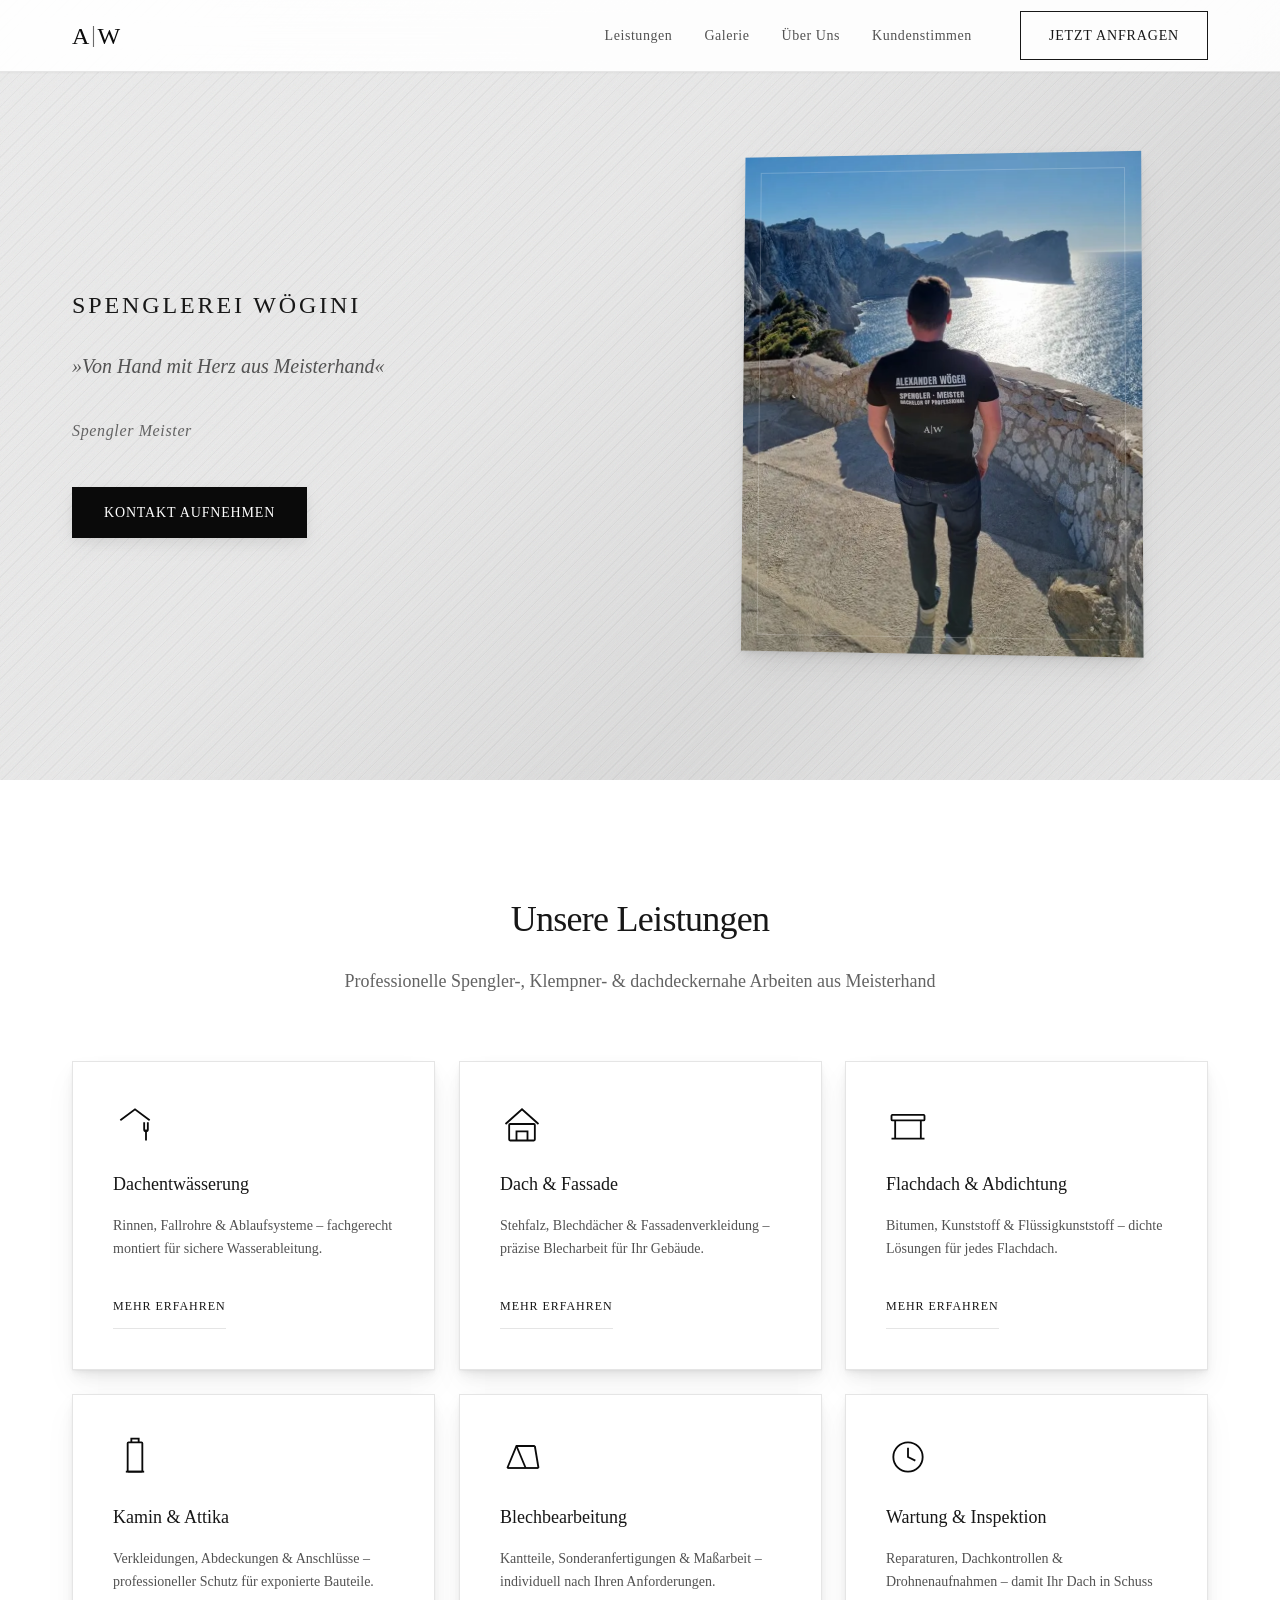
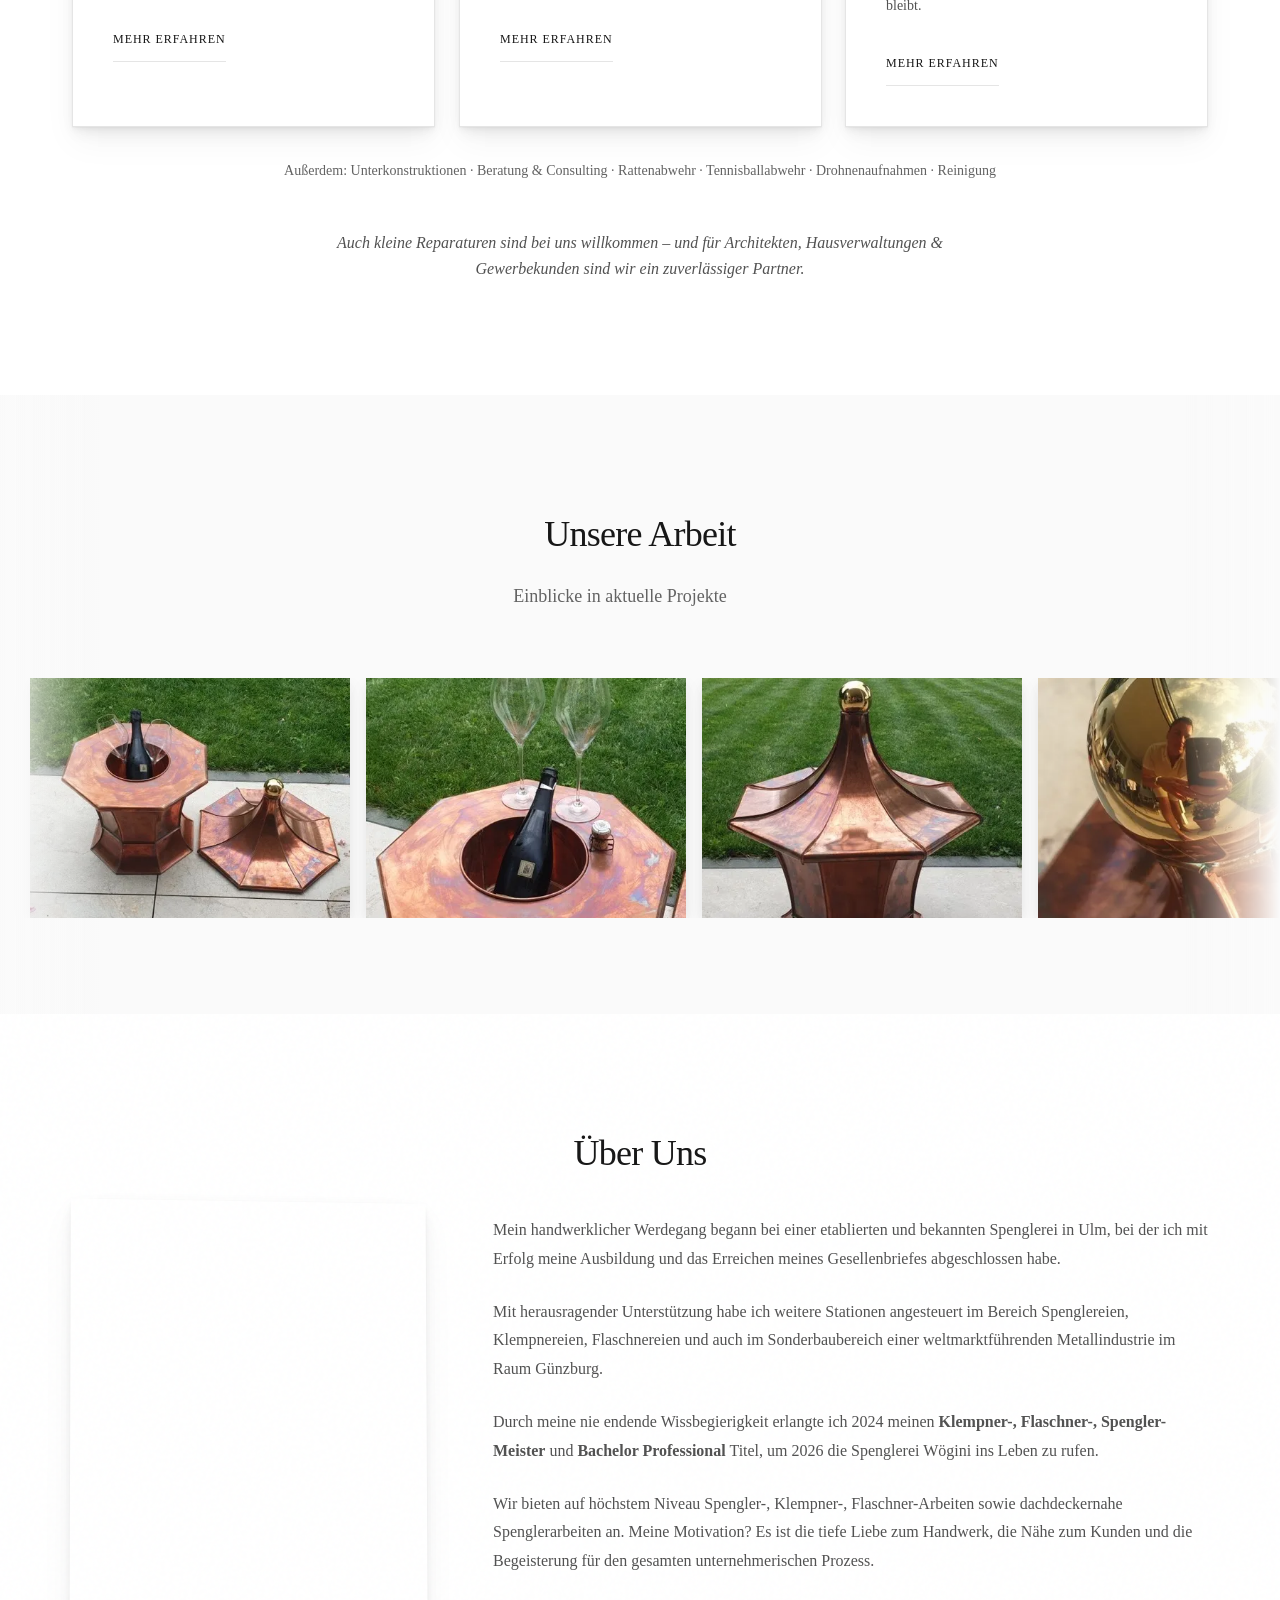
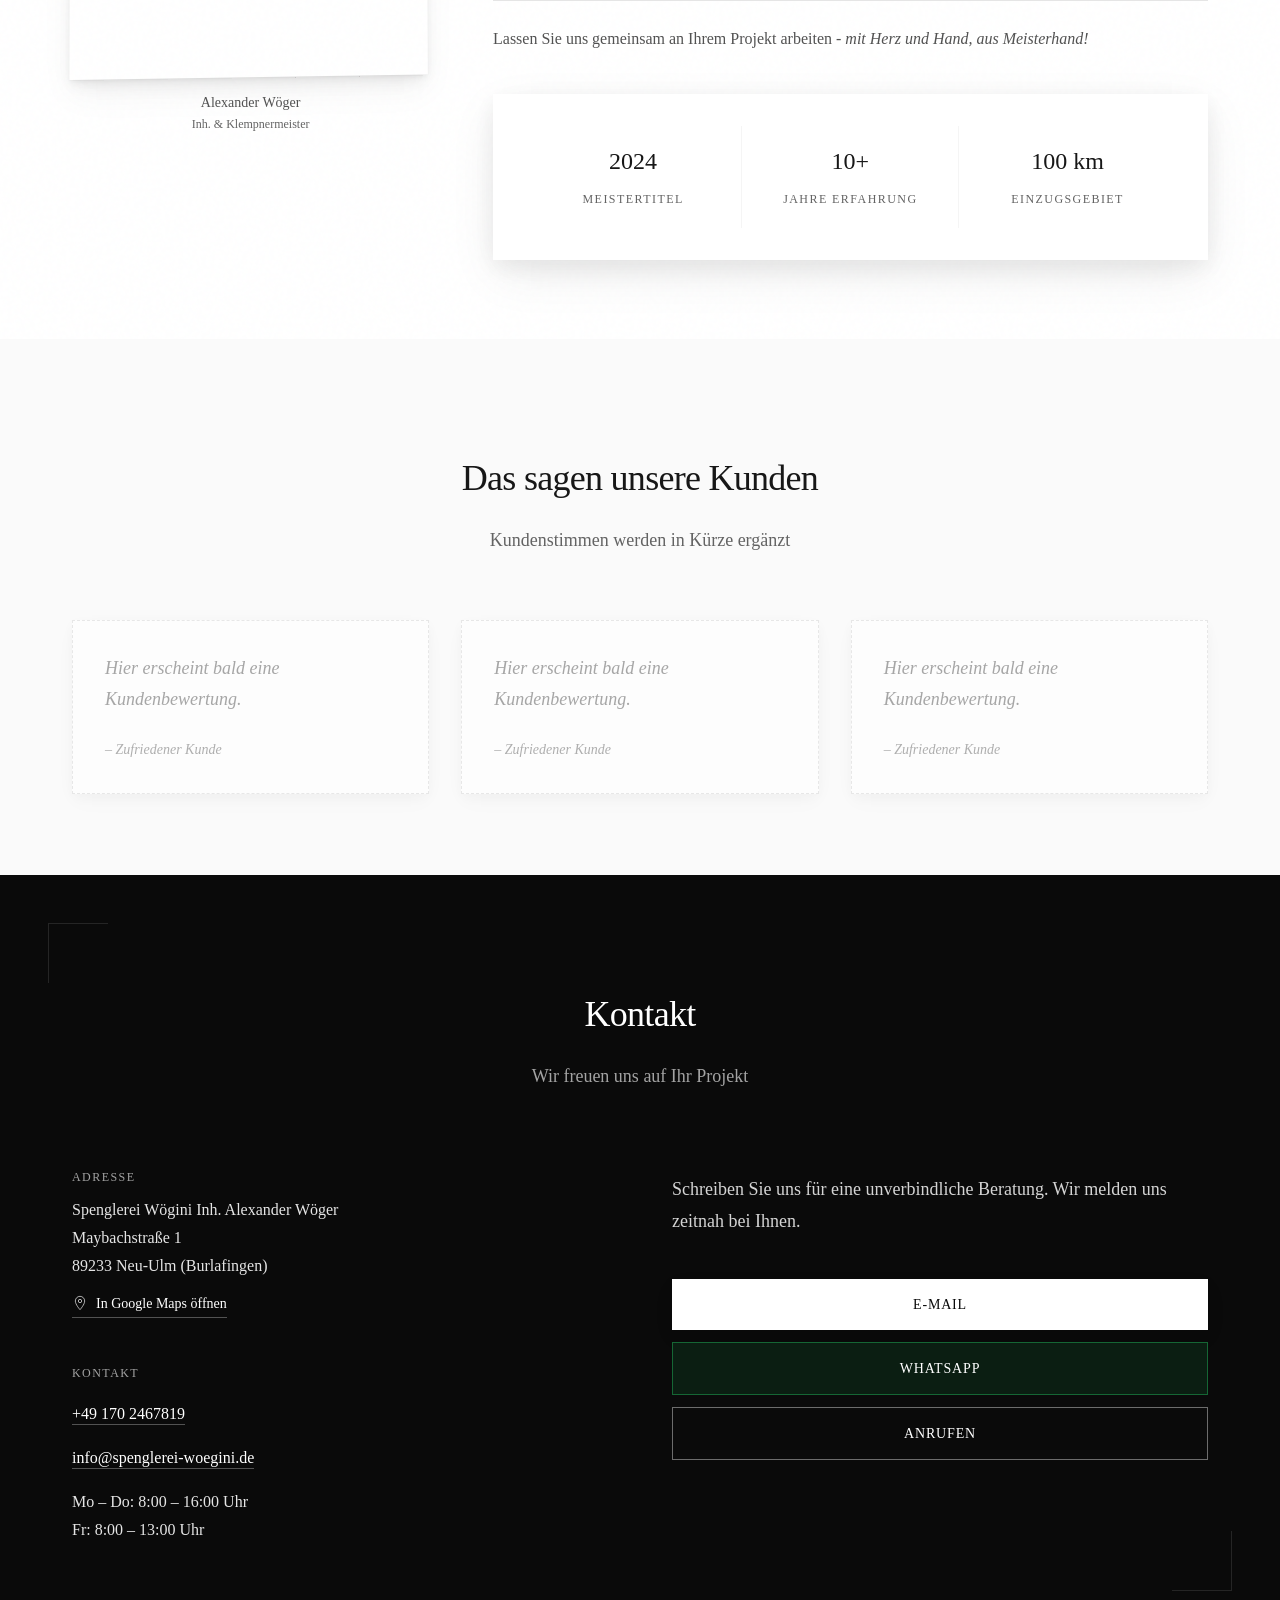
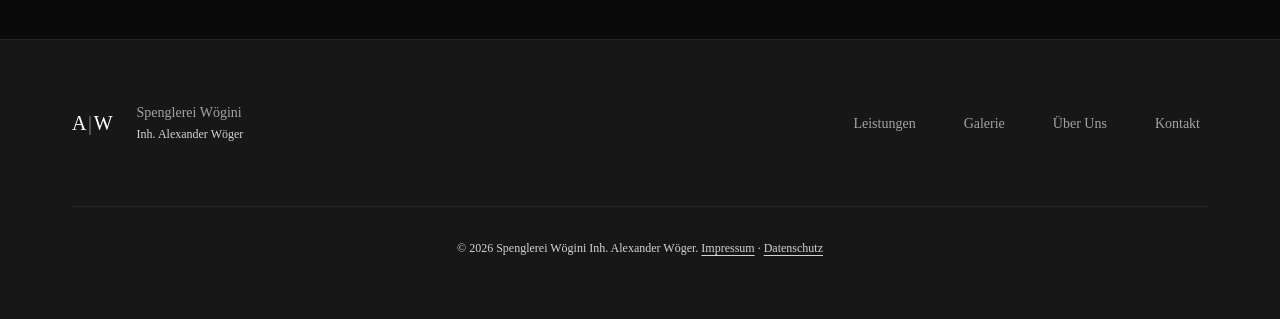
<file: index.html>
<!DOCTYPE html>
<html lang="de">
<head>
  <meta charset="UTF-8">
  <meta name="viewport" content="width=device-width, initial-scale=1.0">
  <meta http-equiv="Content-Security-Policy" content="default-src 'self'; script-src 'self' 'unsafe-inline'; style-src 'self' 'unsafe-inline'; img-src 'self' data:; font-src 'self'; connect-src 'self'">
  <meta name="referrer" content="strict-origin-when-cross-origin">
  <title>Spenglerei Wögini – Spengler & Klempner Meisterbetrieb in Neu-Ulm</title>
  <meta name="description" content="Spenglerei Wögini – Ihr Spengler & Klempner Meisterbetrieb in Neu-Ulm. Dachentwässerung, Blechdächer, Fassaden, Flachdach & Abdichtung. Von Hand mit Herz aus Meisterhand.">
  <meta name="robots" content="index, follow">
  <link rel="canonical" href="https://spenglerei-woegini.de/">

  <!-- Open Graph -->
  <meta property="og:title" content="Spenglerei Wögini – Spengler & Klempner Meisterbetrieb">
  <meta property="og:description" content="Ihr Meisterbetrieb für Spenglerei, Klempnerei & dachdeckernahe Arbeiten im Raum Ulm/Neu-Ulm. Von Hand mit Herz aus Meisterhand.">
  <meta property="og:type" content="website">
  <meta property="og:url" content="https://spenglerei-woegini.de/">
  <meta property="og:locale" content="de_DE">
  <meta property="og:image" content="https://spenglerei-woegini.de/img/work-11.jpg">
  <meta property="og:image:width" content="800">
  <meta property="og:image:height" content="600">

  <!-- Geo Tags -->
  <meta name="geo.region" content="DE-BY">
  <meta name="geo.placename" content="Neu-Ulm">
  <meta name="geo.position" content="48.4226;10.0641">
  <meta name="ICBM" content="48.4226, 10.0641">

  <!-- Structured Data: LocalBusiness -->
  <script type="application/ld+json">
  {
    "@context": "https://schema.org",
    "@type": "WebSite",
    "name": "Spenglerei Wögini",
    "url": "https://spenglerei-woegini.de"
  }
  </script>

  <script type="application/ld+json">
  {
    "@context": "https://schema.org",
    "@type": "RoofingContractor",
    "name": "Spenglerei Wögini",
    "legalName": "Spenglerei Wögini Inh. Alexander Wöger",
    "url": "https://spenglerei-woegini.de",
    "telephone": "+491702467819",
    "email": "info@spenglerei-woegini.de",
    "address": {
      "@type": "PostalAddress",
      "streetAddress": "Maybachstraße 1",
      "addressLocality": "Neu-Ulm",
      "addressRegion": "Bayern",
      "postalCode": "89233",
      "addressCountry": "DE"
    },
    "geo": {
      "@type": "GeoCoordinates",
      "latitude": 48.4226,
      "longitude": 10.0641
    },
    "openingHoursSpecification": [
      {
        "@type": "OpeningHoursSpecification",
        "dayOfWeek": ["Monday","Tuesday","Wednesday","Thursday"],
        "opens": "08:00",
        "closes": "16:00"
      },
      {
        "@type": "OpeningHoursSpecification",
        "dayOfWeek": "Friday",
        "opens": "08:00",
        "closes": "13:00"
      }
    ],
    "areaServed": {
      "@type": "GeoCircle",
      "geoMidpoint": {
        "@type": "GeoCoordinates",
        "latitude": 48.4226,
        "longitude": 10.0641
      },
      "geoRadius": "100000"
    },
    "founder": {
      "@type": "Person",
      "name": "Alexander Wöger",
      "jobTitle": "Klempnermeister / Bachelor Professional"
    },
    "image": "https://spenglerei-woegini.de/img/work-11.jpg",
    "priceRange": "$$",
    "description": "Meisterbetrieb für Spenglerei, Klempnerei, Flaschnerei und dachdeckernahe Arbeiten im Raum Ulm/Neu-Ulm.",
    "knowsAbout": ["Spenglerei", "Klempnerei", "Flaschnerei", "Dachentwässerung", "Blechbearbeitung", "Flachdachabdichtung"]
  }
  </script>

  <meta name="theme-color" content="#ffffff">
  <link rel="icon" href="favicon.svg" type="image/svg+xml">

  <!-- Critical CSS inlined for faster FCP -->
  <style>
    :root{--black:#0a0a0a;--white:#ffffff;--gray-100:#f5f5f5;--gray-200:#e5e5e5;--gray-600:#525252;--gray-900:#171717;--color-surface:var(--white);--color-text-primary:var(--gray-900);--color-text-secondary:var(--gray-600);--color-accent:var(--black);--font-logo:Georgia,"Times New Roman",serif;--font-display:Georgia,"Times New Roman",serif;--font-body:Georgia,"Times New Roman",serif;--nav-height:72px;--space-4:1rem;--space-5:1.25rem;--space-8:2rem;--space-20:5rem;--space-32:8rem;--ease-out:cubic-bezier(0.16,1,0.3,1);--duration-fast:150ms;--duration-base:250ms;--z-nav:100;--container-max:1200px}*,*::before,*::after{box-sizing:border-box}html{font-size:16px;scroll-behavior:smooth;scroll-padding-top:var(--nav-height)}body{font-family:var(--font-body);font-size:1rem;line-height:1.65;color:var(--color-text-primary);background-color:var(--color-surface);-webkit-font-smoothing:antialiased;-moz-osx-font-smoothing:grayscale;overflow-x:hidden;margin:0}img{display:block;max-width:100%;height:auto}.site-header{position:fixed;top:0;left:0;right:0;z-index:var(--z-nav);height:var(--nav-height);background-color:rgba(255,255,255,0.92);backdrop-filter:blur(16px);-webkit-backdrop-filter:blur(16px);border-bottom:1px solid transparent}.nav{display:flex;align-items:center;justify-content:space-between;max-width:var(--container-max);margin:0 auto;padding:0 var(--space-8);height:100%}.nav-logo{display:flex;align-items:center;text-decoration:none}.nav-logo-letter{font-family:var(--font-logo);font-size:1.5rem;font-weight:400;color:var(--black);line-height:1}.nav-logo-pipe{font-family:var(--font-logo);font-size:1.4rem;font-weight:300;color:var(--black);margin:0 0.08em;line-height:1;opacity:0.6}.nav-toggle{display:none}.hero{padding-top:calc(var(--nav-height) + var(--space-20));padding-bottom:var(--space-32);background-color:#e8e8e8;position:relative;overflow:hidden}@media(max-width:768px){:root{--nav-height:64px}.nav{padding:0 var(--space-5)}.nav-toggle{display:flex;flex-direction:column;justify-content:center;align-items:center;gap:5px;width:48px;height:48px;padding:12px;background:none;border:none;cursor:pointer}.hero{padding-top:calc(var(--nav-height) + var(--space-8));padding-bottom:3rem}}
  </style>

  <link rel="preload" href="modern-normalize.css" as="style">
  <link rel="preload" href="style.css" as="style">
  <link rel="preload" href="img/work-11.webp" as="image" type="image/webp">
  <link rel="stylesheet" href="modern-normalize.css">
  <link rel="stylesheet" href="style.css">
</head>
<body>

  <a href="#main" class="skip-link">Zum Inhalt springen</a>

  <!-- Navigation -->
  <header class="site-header" id="top">
    <nav class="nav" aria-label="Hauptnavigation">
      <a href="#hero" class="nav-logo" aria-label="Spenglerei Wögini – Startseite">
        <span class="nav-logo-letter">A</span><span class="nav-logo-pipe">|</span><span class="nav-logo-letter">W</span>
      </a>
      <a href="#kontakt" class="btn btn-primary btn-nav nav-cta-mobile">Anfragen</a>
      <button type="button" class="nav-toggle" aria-expanded="false" aria-controls="nav-menu" aria-label="Menü öffnen">
        <span class="nav-toggle-bar"></span>
        <span class="nav-toggle-bar"></span>
        <span class="nav-toggle-bar"></span>
      </button>
      <ul class="nav-menu" id="nav-menu" role="list">
        <li><a href="#leistungen">Leistungen</a></li>
        <li><a href="#galerie">Galerie</a></li>
        <li><a href="#ueber-uns">Über Uns</a></li>
        <li><a href="#kundenstimmen">Kundenstimmen</a></li>
        <li class="nav-cta nav-cta-desktop"><a href="#kontakt" class="btn btn-primary btn-nav">Jetzt anfragen</a></li>
      </ul>
    </nav>
  </header>

  <main id="main">
    <!-- Hero Section -->
    <section class="hero" id="hero">
      <div class="hero-inner">
        <div class="hero-content">
          <h1 class="hero-title">Spenglerei Wögini</h1>
          <p class="hero-slogan">»Von Hand mit Herz aus Meisterhand«</p>
          <div class="hero-carousel-row">
            <div class="hero-carousel" aria-label="Qualifikationen">
              <div class="hero-carousel-track">
                <span>Spengler Meister</span>
                <span>Klempner Meister</span>
                <span>Flaschner Meister</span>
                <span>Blechner Meister</span>
                <span>Bachelor Professional</span>
              </div>
            </div>
            <button type="button" class="motion-toggle motion-toggle--sm hero-carousel-toggle" aria-pressed="false" aria-label="Animation der Qualifikationen pausieren">
              <svg class="motion-toggle-pause" viewBox="0 0 24 24" fill="currentColor" aria-hidden="true"><rect x="6" y="5" width="4" height="14"/><rect x="14" y="5" width="4" height="14"/></svg>
              <svg class="motion-toggle-play" viewBox="0 0 24 24" fill="currentColor" aria-hidden="true"><path d="M8 5v14l11-7z"/></svg>
            </button>
          </div>
          <a href="#kontakt" class="btn btn-primary">Kontakt aufnehmen</a>
        </div>
        <div class="hero-portrait">
          <div class="hero-portrait-frame">
            <picture><source srcset="img/work-11.webp" type="image/webp"><img src="img/work-11.jpg" alt="Spenglerarbeit – Detailansicht vom Dach" width="600" height="800" loading="eager" fetchpriority="high"></picture>
          </div>
        </div>
      </div>
    </section>

    <!-- Leistungen Section -->
    <section class="leistungen" id="leistungen">
      <div class="container">
        <h2 class="section-title">Unsere Leistungen</h2>
        <p class="section-subtitle">Professionelle Spengler-, Klempner- & dachdeckernahe Arbeiten aus Meisterhand</p>

        <div class="services-grid" data-reveal-stagger>
          <article class="service-card">
            <div class="service-card-icon">
              <svg viewBox="0 0 48 48" fill="none" stroke="currentColor" stroke-width="2" aria-hidden="true">
                <path d="M8 20L24 8L40 20"/>
                <path d="M36 30L36 42"/>
                <path d="M34 22L34 30C34 31.1 34.9 32 36 32C37.1 32 38 31.1 38 30L38 22"/>
              </svg>
            </div>
            <h3>Dachentwässerung</h3>
            <p>Rinnen, Fallrohre & Ablaufsysteme – fachgerecht montiert für sichere Wasserableitung.</p>
            <button type="button" class="service-card-btn" aria-expanded="false" aria-controls="detail-1">Mehr erfahren</button>
            <div class="service-detail" id="detail-1" hidden>
              <ul>
                <li>Herstellung und Montage von Dachrinnen & Fallrohren</li>
                <li>Rinnenhalter, Einhangstutzen, Einlaufbleche</li>
                <li>Sichere Ableitung von Regenwasser</li>
                <li>Reparatur & Wartung bestehender Systeme</li>
              </ul>
            </div>
          </article>

          <article class="service-card">
            <div class="service-card-icon">
              <svg viewBox="0 0 48 48" fill="none" stroke="currentColor" stroke-width="2" aria-hidden="true">
                <path d="M6 24L24 8L42 24"/>
                <rect x="10" y="24" width="28" height="18" rx="1"/>
                <path d="M18 42L18 32L30 32L30 42"/>
              </svg>
            </div>
            <h3>Dach & Fassade</h3>
            <p>Stehfalz, Blechdächer & Fassadenverkleidung – präzise Blecharbeit für Ihr Gebäude.</p>
            <button type="button" class="service-card-btn" aria-expanded="false" aria-controls="detail-2">Mehr erfahren</button>
            <div class="service-detail" id="detail-2" hidden>
              <ul>
                <li>Blechdächer (Stehfalz, Winkelstehfalz, Doppelstehfalz)</li>
                <li>Fassadenverkleidungen aus Blech</li>
                <li>Dachrandabschlüsse, Ortgangbleche</li>
                <li>First- und Gratabdeckungen</li>
                <li>Mauerabdeckungen & Fensterbänke</li>
              </ul>
            </div>
          </article>

          <article class="service-card">
            <div class="service-card-icon">
              <svg viewBox="0 0 48 48" fill="none" stroke="currentColor" stroke-width="2" aria-hidden="true">
                <rect x="6" y="14" width="36" height="6" rx="1"/>
                <path d="M10 20L10 40"/>
                <path d="M38 20L38 40"/>
                <path d="M6 40L42 40"/>
              </svg>
            </div>
            <h3>Flachdach & Abdichtung</h3>
            <p>Bitumen, Kunststoff & Flüssigkunststoff – dichte Lösungen für jedes Flachdach.</p>
            <button type="button" class="service-card-btn" aria-expanded="false" aria-controls="detail-3">Mehr erfahren</button>
            <div class="service-detail" id="detail-3" hidden>
              <ul>
                <li>Abdichtungen mit Bitumen-, Kunststoff- & EPDM-Bahnen</li>
                <li>Flüssigkunststoff-Abdichtungen</li>
                <li>Attikaabdichtungen</li>
                <li>Dachabläufe & Notüberläufe</li>
                <li>Gefälledämmung einbauen</li>
              </ul>
            </div>
          </article>

          <article class="service-card">
            <div class="service-card-icon">
              <svg viewBox="0 0 48 48" fill="none" stroke="currentColor" stroke-width="2" aria-hidden="true">
                <rect x="16" y="8" width="16" height="32" rx="1"/>
                <path d="M14 40L34 40"/>
                <path d="M20 8L20 4L28 4L28 8"/>
              </svg>
            </div>
            <h3>Kamin & Attika</h3>
            <p>Verkleidungen, Abdeckungen & Anschlüsse – professioneller Schutz für exponierte Bauteile.</p>
            <button type="button" class="service-card-btn" aria-expanded="false" aria-controls="detail-4">Mehr erfahren</button>
            <div class="service-detail" id="detail-4" hidden>
              <ul>
                <li>Kaminverkleidungen & Kaminabdeckungen</li>
                <li>Kaminhauben, Lüftungsgitter</li>
                <li>Attikaabdeckungen & -verkleidungen</li>
                <li>Anschlussbleche an Dachdurchdringungen</li>
              </ul>
            </div>
          </article>

          <article class="service-card">
            <div class="service-card-icon">
              <svg viewBox="0 0 48 48" fill="none" stroke="currentColor" stroke-width="2" aria-hidden="true">
                <path d="M8 36L18 12L38 12"/>
                <path d="M18 12L28 36"/>
                <path d="M38 12L42 36"/>
                <path d="M8 36L42 36"/>
              </svg>
            </div>
            <h3>Blechbearbeitung</h3>
            <p>Kantteile, Sonderanfertigungen & Maßarbeit – individuell nach Ihren Anforderungen.</p>
            <button type="button" class="service-card-btn" aria-expanded="false" aria-controls="detail-5">Mehr erfahren</button>
            <div class="service-detail" id="detail-5" hidden>
              <ul>
                <li>Zuschneiden, Kanten, Biegen & Falzen</li>
                <li>Löten, Nieten, Kleben & Montieren</li>
                <li>Maßanfertigung nach Plan und vor Ort</li>
                <li>Individuelle Kantteile & Sonderabkantungen</li>
                <li>Materialien: Titanzink, Kupfer, Aluminium, Edelstahl, Stahl (verzinkt/beschichtet), Prefa-Aluminium, colorierte Bleche (RAL)</li>
              </ul>
            </div>
          </article>

          <article class="service-card">
            <div class="service-card-icon">
              <svg viewBox="0 0 48 48" fill="none" stroke="currentColor" stroke-width="2" aria-hidden="true">
                <circle cx="24" cy="24" r="16"/>
                <path d="M24 14L24 24L32 28"/>
              </svg>
            </div>
            <h3>Wartung & Inspektion</h3>
            <p>Reparaturen, Dachkontrollen & Drohnenaufnahmen – damit Ihr Dach in Schuss bleibt.</p>
            <button type="button" class="service-card-btn" aria-expanded="false" aria-controls="detail-6">Mehr erfahren</button>
            <div class="service-detail" id="detail-6" hidden>
              <ul>
                <li>Jährliche Dachkontrollen</li>
                <li>Sturmschäden beheben</li>
                <li>Undichtigkeiten finden & beseitigen</li>
                <li>Drohnenaufnahmen zur Dokumentation</li>
                <li>Komplettsanierung alter Dächer</li>
              </ul>
            </div>
          </article>
        </div>

        <p class="services-note services-note-extra" data-reveal="up">Außerdem: Unterkonstruktionen · Beratung & Consulting · Rattenabwehr · Tennisballabwehr · Drohnenaufnahmen · Reinigung</p>
        <p class="services-note" data-reveal="up">Auch kleine Reparaturen sind bei uns willkommen – und für Architekten, Hausverwaltungen & Gewerbekunden sind wir ein zuverlässiger Partner.</p>
      </div>
    </section>

    <!-- Galerie Section -->
    <section class="galerie" id="galerie">
      <div class="container" data-reveal="up">
        <h2 class="section-title">Unsere Arbeit</h2>
        <p class="section-subtitle">Einblicke in aktuelle Projekte<button type="button" class="motion-toggle motion-toggle--sm gallery-toggle" aria-pressed="false" aria-label="Automatisches Durchlaufen der Galerie pausieren"><svg class="motion-toggle-pause" viewBox="0 0 24 24" fill="currentColor" aria-hidden="true"><rect x="6" y="5" width="4" height="14"/><rect x="14" y="5" width="4" height="14"/></svg><svg class="motion-toggle-play" viewBox="0 0 24 24" fill="currentColor" aria-hidden="true"><path d="M8 5v14l11-7z"/></svg></button></p>
      </div>
      <div class="gallery-strip">
        <div class="gallery-track">

          <figure class="gallery-item">
            <picture><source srcset="img/work-5.webp" type="image/webp"><img src="img/work-5.jpg" alt="Stehfalzdach – Präzisionsarbeit" width="400" height="300" loading="lazy" decoding="async"></picture>
            <figcaption>Stehfalzdach – Handwerklich gefertigtes Metalldach mit sauberen Falzverbindungen.</figcaption>
          </figure>
          <figure class="gallery-item">
            <picture><source srcset="img/work-6.webp" type="image/webp"><img src="img/work-6.jpg" alt="Kaminverkleidung aus Blech" width="400" height="300" loading="lazy" decoding="async"></picture>
            <figcaption>Kaminverkleidung – Maßgefertigter Wetterschutz für Schornsteine und Durchdringungen.</figcaption>
          </figure>
          <figure class="gallery-item">
            <picture><source srcset="img/work-7.webp" type="image/webp"><img src="img/work-7.jpg" alt="Attikaabdeckung – saubere Ausführung" width="400" height="300" loading="lazy" decoding="async"></picture>
            <figcaption>Attikaabdeckung – Saubere Abdeckung der Dachkante zum Schutz vor Witterung.</figcaption>
          </figure>
          <figure class="gallery-item">
            <picture><source srcset="img/work-8.webp" type="image/webp"><img src="img/work-8.jpg" alt="Blechbearbeitung – Kantteile" width="400" height="300" loading="lazy" decoding="async"></picture>
            <figcaption>Kantteile – Individuelle Sonderanfertigungen nach Maß, direkt aus der Werkstatt.</figcaption>
          </figure>
          <figure class="gallery-item">
            <picture><source srcset="img/work-9.webp" type="image/webp"><img src="img/work-9.jpg" alt="Flachdachabdichtung" width="400" height="300" loading="lazy" decoding="async"></picture>
            <figcaption>Flachdachabdichtung – Zuverlässige Abdichtung mit hochwertigen Materialien.</figcaption>
          </figure>

          <figure class="gallery-item">
            <picture><source srcset="img/work-11.webp" type="image/webp"><img src="img/work-11.jpg" alt="Spenglerarbeit – Projektdetail" width="600" height="800" loading="lazy" decoding="async"></picture>
            <figcaption>Spenglerarbeit – Handwerkliche Präzision im Detail.</figcaption>
          </figure>
          <!-- Duplicated for seamless infinite scroll (reduced set) -->
          <figure class="gallery-item" aria-hidden="true">
            <picture><source srcset="img/work-5.webp" type="image/webp"><img src="img/work-5.jpg" alt="" width="400" height="300" loading="lazy" decoding="async"></picture>
          </figure>
          <figure class="gallery-item" aria-hidden="true">
            <picture><source srcset="img/work-6.webp" type="image/webp"><img src="img/work-6.jpg" alt="" width="400" height="300" loading="lazy" decoding="async"></picture>
          </figure>
          <figure class="gallery-item" aria-hidden="true">
            <picture><source srcset="img/work-7.webp" type="image/webp"><img src="img/work-7.jpg" alt="" width="400" height="300" loading="lazy" decoding="async"></picture>
          </figure>
          <figure class="gallery-item" aria-hidden="true">
            <picture><source srcset="img/work-8.webp" type="image/webp"><img src="img/work-8.jpg" alt="" width="400" height="300" loading="lazy" decoding="async"></picture>
          </figure>
          <figure class="gallery-item" aria-hidden="true">
            <picture><source srcset="img/work-9.webp" type="image/webp"><img src="img/work-9.jpg" alt="" width="400" height="300" loading="lazy" decoding="async"></picture>
          </figure>
        </div>
      </div>
      <p class="gallery-caption-display" id="gallery-caption-display"></p>
    </section>

    <!-- Über Uns Section -->
    <section class="ueber-uns" id="ueber-uns">
      <div class="container">
        <h2 class="section-title">Über Uns</h2>
        <div class="about-content">
          <div class="about-portrait" data-reveal="left">
            <div class="about-portrait-frame">
              <picture><source srcset="img/portrait.webp" type="image/webp"><img src="img/portrait.jpg" alt="Alexander Wöger – Inhaber und Klempnermeister der Spenglerei Wögini" width="480" height="640" loading="lazy" decoding="async"></picture>
            </div>
            <p class="about-portrait-caption">Alexander Wöger<br><span>Inh. & Klempnermeister</span></p>
          </div>
          <div class="about-text" data-reveal="right">
            <p>Mein handwerklicher Werdegang begann bei einer etablierten und bekannten Spenglerei in Ulm, bei der ich mit Erfolg meine Ausbildung und das Erreichen meines Gesellenbriefes abgeschlossen habe.</p>
            <p>Mit herausragender Unterstützung habe ich weitere Stationen angesteuert im Bereich Spenglereien, Klempnereien, Flaschnereien und auch im Sonderbaubereich einer weltmarktführenden Metallindustrie im Raum Günzburg.</p>
            <p>Durch meine nie endende Wissbegierigkeit erlangte ich 2024 meinen <strong>Klempner-, Flaschner-, Spengler-Meister</strong> und <strong>Bachelor Professional</strong> Titel, um 2026 die Spenglerei Wögini ins Leben zu rufen.</p>
            <p>Wir bieten auf höchstem Niveau Spengler-, Klempner-, Flaschner-Arbeiten sowie dachdeckernahe Spenglerarbeiten an. Meine Motivation? Es ist die tiefe Liebe zum Handwerk, die Nähe zum Kunden und die Begeisterung für den gesamten unternehmerischen Prozess.</p>
            <p class="about-highlight">Lassen Sie uns gemeinsam an Ihrem Projekt arbeiten - <em>mit Herz und Hand, aus Meisterhand!</em></p>
            <aside class="about-stats">
              <div class="stat">
                <span class="stat-number">2024</span>
                <span class="stat-label">Meistertitel</span>
              </div>
              <div class="stat">
                <span class="stat-number">10+</span>
                <span class="stat-label">Jahre Erfahrung</span>
              </div>
              <div class="stat">
                <span class="stat-number">100&nbsp;km</span>
                <span class="stat-label">Einzugsgebiet</span>
              </div>
            </aside>
          </div>
        </div>
      </div>
    </section>

    <!-- Kundenstimmen Section -->
    <section class="kundenstimmen" id="kundenstimmen">
      <div class="container" data-reveal="up">
        <h2 class="section-title">Das sagen unsere Kunden</h2>
        <p class="section-subtitle">Kundenstimmen werden in Kürze ergänzt</p>
        <div class="testimonials-grid">
          <blockquote class="testimonial-card testimonial-placeholder">
            <p>Hier erscheint bald eine Kundenbewertung.</p>
            <footer><cite>– Zufriedener Kunde</cite></footer>
          </blockquote>
          <blockquote class="testimonial-card testimonial-placeholder">
            <p>Hier erscheint bald eine Kundenbewertung.</p>
            <footer><cite>– Zufriedener Kunde</cite></footer>
          </blockquote>
          <blockquote class="testimonial-card testimonial-placeholder">
            <p>Hier erscheint bald eine Kundenbewertung.</p>
            <footer><cite>– Zufriedener Kunde</cite></footer>
          </blockquote>
        </div>
      </div>
    </section>

    <!-- Kontakt Section -->
    <section class="kontakt" id="kontakt">
      <div class="container">
        <h2 class="section-title">Kontakt</h2>
        <p class="section-subtitle">Wir freuen uns auf Ihr Projekt</p>
        <div class="contact-grid" data-reveal="scale">
          <div class="contact-info">
            <div class="contact-item">
              <h3>Adresse</h3>
              <address>
                Spenglerei Wögini Inh. Alexander Wöger<br>
                Maybachstraße 1<br>
                89233 Neu-Ulm (Burlafingen)
              </address>
              <a href="https://www.google.com/maps/search/?api=1&query=Maybachstra%C3%9Fe+1%2C+89233+Neu-Ulm" target="_blank" rel="noopener noreferrer" class="map-link-inline">
                <svg viewBox="0 0 48 48" fill="none" stroke="currentColor" stroke-width="2" width="16" height="16" aria-hidden="true"><path d="M24 4C16.268 4 10 10.268 10 18c0 10.5 14 26 14 26s14-15.5 14-26c0-7.732-6.268-14-14-14z"/><circle cx="24" cy="18" r="5"/></svg>
                In Google Maps öffnen
              </a>
            </div>
            <div class="contact-item">
              <h3>Kontakt</h3>
              <p><a href="tel:+491702467819">+49 170 2467819</a></p>
              <p><a href="mailto:info@spenglerei-woegini.de">info@spenglerei-woegini.de</a></p>
              <p>Mo&nbsp;–&nbsp;Do: 8:00&nbsp;–&nbsp;16:00&nbsp;Uhr<br>Fr: 8:00&nbsp;–&nbsp;13:00&nbsp;Uhr</p>
            </div>
          </div>
          <div class="contact-cta">
            <p>Schreiben Sie uns für eine unverbindliche Beratung. Wir melden uns zeitnah bei&nbsp;Ihnen.</p>
            <div class="contact-cta-buttons">
              <a href="mailto:info@spenglerei-woegini.de?subject=Anfrage%20%E2%80%93%20Spenglerei%20W%C3%B6gini&body=Guten%20Tag%2C%0A%0Aich%20interessiere%20mich%20f%C3%BCr%20folgende%20Leistung%3A%0A%0ABitte%20kontaktieren%20Sie%20mich%20unter%3A%0ATelefon%3A%20%0AAdresse%3A%20%0A%0AMit%20freundlichen%20Gr%C3%BC%C3%9Fen" class="btn btn-primary">E-Mail</a>
              <a href="https://wa.me/491702467819?text=Hallo%2C%20ich%20interessiere%20mich%20f%C3%BCr%20eine%20Beratung." target="_blank" rel="noopener noreferrer" class="btn btn-whatsapp">WhatsApp</a>
              <a href="tel:+491702467819" class="btn btn-secondary">Anrufen</a>
            </div>
          </div>
        </div>
      </div>
    </section>
  </main>

  <!-- Footer -->
  <footer class="site-footer">
    <div class="container">
      <div class="footer-inner">
        <div class="footer-brand">
          <div class="footer-logo" aria-hidden="true">
            <span>A</span><span>|</span><span>W</span>
          </div>
          <p>Spenglerei Wögini<br><small>Inh. Alexander Wöger</small></p>
        </div>
        <div class="footer-links">
          <a href="#leistungen">Leistungen</a>
          <a href="#galerie">Galerie</a>
          <a href="#ueber-uns">Über Uns</a>
          <a href="#kontakt">Kontakt</a>
        </div>
        <div class="footer-legal">
          <p>&copy; 2026 Spenglerei Wögini Inh. Alexander Wöger. <a href="impressum.html">Impressum</a> · <a href="datenschutz.html">Datenschutz</a></p>
        </div>
      </div>
    </div>
  </footer>

  <script>
    // Defer non-critical JS until after first paint
    requestAnimationFrame(() => { requestAnimationFrame(() => {
    // Mobile nav toggle
    const navToggle = document.querySelector('.nav-toggle');
    const navMenu = document.querySelector('.nav-menu');
    navToggle.addEventListener('click', () => {
      const expanded = navToggle.getAttribute('aria-expanded') === 'true';
      navToggle.setAttribute('aria-expanded', String(!expanded));
      navToggle.setAttribute('aria-label', expanded ? 'Menü öffnen' : 'Menü schließen');
      navMenu.classList.toggle('is-open');
    });
    // Close menu on link click
    navMenu.querySelectorAll('a').forEach(link => {
      link.addEventListener('click', () => {
        navToggle.setAttribute('aria-expanded', 'false');
        navToggle.setAttribute('aria-label', 'Menü öffnen');
        navMenu.classList.remove('is-open');
      });
    });

    // Hero qualification carousel: pause/play toggle (WCAG 2.2.2)
    const heroCarouselToggle = document.querySelector('.hero-carousel-toggle');
    const heroCarouselTrack = document.querySelector('.hero-carousel-track');
    if (heroCarouselToggle && heroCarouselTrack) {
      heroCarouselToggle.addEventListener('click', () => {
        const paused = heroCarouselToggle.getAttribute('aria-pressed') === 'true';
        heroCarouselToggle.setAttribute('aria-pressed', String(!paused));
        heroCarouselToggle.setAttribute('aria-label', paused ? 'Animation der Qualifikationen pausieren' : 'Animation der Qualifikationen fortsetzen');
        heroCarouselTrack.classList.toggle('is-paused', !paused);
      });
    }

    // Service card expand/collapse
    document.querySelectorAll('.service-card-btn').forEach(btn => {
      btn.addEventListener('click', () => {
        const expanded = btn.getAttribute('aria-expanded') === 'true';
        btn.setAttribute('aria-expanded', String(!expanded));
        const detail = document.getElementById(btn.getAttribute('aria-controls'));
        detail.hidden = expanded;
      });
    });

    // Scroll-based header shadow
    const header = document.querySelector('.site-header');
    const heroSection = document.querySelector('.hero');
    const obs = new IntersectionObserver(
      ([entry]) => {
        header.classList.toggle('is-scrolled', !entry.isIntersecting);
      },
      { threshold: 0.1 }
    );
    obs.observe(heroSection);

    // Active nav link highlighting based on scroll position
    const navLinks = document.querySelectorAll('.nav-menu a[href^="#"]');
    const sections = [...navLinks].map(link => document.querySelector(link.getAttribute('href'))).filter(Boolean);
    const navObs = new IntersectionObserver(
      (entries) => {
        entries.forEach(entry => {
          if (entry.isIntersecting) {
            const id = entry.target.getAttribute('id');
            navLinks.forEach(link => {
              link.classList.toggle('is-active', link.getAttribute('href') === '#' + id);
            });
          }
        });
      },
      { threshold: 0, rootMargin: '-30% 0px -70% 0px' }
    );
    sections.forEach(sec => navObs.observe(sec));

    // Scroll-triggered 3D reveals
    const revealEls = document.querySelectorAll('[data-reveal], [data-reveal-stagger]');
    const revealObs = new IntersectionObserver(
      (entries) => {
        entries.forEach(entry => {
          if (entry.isIntersecting) {
            entry.target.classList.add('is-visible');
            revealObs.unobserve(entry.target);
          }
        });
      },
      { threshold: 0.15, rootMargin: '0px 0px -50px 0px' }
    );
    revealEls.forEach(el => revealObs.observe(el));

    // Reveal target section immediately when clicking anchor links
    document.querySelectorAll('a[href^="#"]').forEach(link => {
      link.addEventListener('click', () => {
        const target = document.querySelector(link.getAttribute('href'));
        if (target) {
          target.querySelectorAll('[data-reveal]:not(.is-visible), [data-reveal-stagger]:not(.is-visible)').forEach(el => {
            el.classList.add('is-visible');
            revealObs.unobserve(el);
          });
        }
      });
    });

    // Gallery: click to show/hide caption + pause carousel
    let galleryPausedByClick = false;
    let galleryDragged = false;
    const captionDisplay = document.getElementById('gallery-caption-display');
    const galerieSection = document.querySelector('.galerie');

    document.querySelectorAll('.gallery-item').forEach(item => {
      item.addEventListener('click', (e) => {
        if (galleryDragged) { galleryDragged = false; return; }
        const wasActive = item.classList.contains('is-active');
        document.querySelectorAll('.gallery-item.is-active').forEach(i => i.classList.remove('is-active'));
        if (!wasActive) {
          item.classList.add('is-active');
          galleryPausedByClick = true;
          galerieSection.classList.add('has-active');
          const text = item.querySelector('figcaption')?.textContent || '';
          captionDisplay.textContent = text;
          captionDisplay.classList.add('is-visible');
        } else {
          galleryPausedByClick = false;
          galerieSection.classList.remove('has-active');
          captionDisplay.classList.remove('is-visible');
        }
      });

      // Keyboard operability for non-decorative items (aria-hidden duplicates stay inert)
      if (item.getAttribute('aria-hidden') !== 'true') {
        item.setAttribute('tabindex', '0');
        item.addEventListener('keydown', (e) => {
          if (e.key === 'Enter' || e.key === ' ') {
            e.preventDefault();
            item.click();
          }
        });
      }
    });

    // Gallery: auto-scroll + manual scroll/drag with infinite loop
    (() => {
      const strip = document.querySelector('.gallery-strip');
      if (!strip) return;
      const prefersReducedMotion = window.matchMedia('(prefers-reduced-motion: reduce)').matches;
      let autoScroll = !prefersReducedMotion;
      let galleryPausedByControl = false;
      let speed = 1;
      let dragging = false;
      let isAutoScrolling = false;
      let startX, scrollStart;
      let rafId = null;
      let galleryVisible = false;

      function getHalf() { return strip.scrollWidth / 2; }

      // Wrap scroll position for infinite loop
      function wrapScroll() {
        const half = getHalf();
        if (strip.scrollLeft > half) {
          strip.scrollLeft -= half;
          return -half;
        } else if (strip.scrollLeft <= 0) {
          strip.scrollLeft += half;
          return half;
        }
        return 0;
      }

      // Auto-scroll loop — only runs when gallery is in viewport
      function tick() {
        if (autoScroll && !dragging && !galleryPausedByClick && !galleryPausedByControl) {
          isAutoScrolling = true;
          strip.scrollLeft += speed;
          wrapScroll();
          isAutoScrolling = false;
        }
        if (galleryVisible) {
          rafId = requestAnimationFrame(tick);
        } else {
          rafId = null;
        }
      }

      // Only animate when gallery is visible
      const galleryVisObs = new IntersectionObserver(([entry]) => {
        galleryVisible = entry.isIntersecting;
        if (galleryVisible && !rafId) {
          rafId = requestAnimationFrame(tick);
        }
      }, { threshold: 0 });
      galleryVisObs.observe(galerieSection);

      // Wrap on native scroll (touch/wheel) when not auto-scrolling
      strip.addEventListener('scroll', () => {
        if (!dragging && !isAutoScrolling) wrapScroll();
      });

      // Pause on hover (only devices with a real mouse pointer)
      const canHover = window.matchMedia('(hover: hover)').matches;
      if (canHover) {
        strip.addEventListener('mouseenter', () => { autoScroll = false; });
        strip.addEventListener('mouseleave', () => { if (!dragging) autoScroll = true; });
      }

      // Touch drag to scroll (prevent vertical scroll when dragging horizontally)
      let touchStartX, touchStartY, touchScrollStart, touchDragging = false;
      strip.addEventListener('touchstart', (e) => {
        touchStartX = e.touches[0].pageX;
        touchStartY = e.touches[0].pageY;
        touchScrollStart = strip.scrollLeft;
        touchDragging = false;
      }, { passive: true });
      strip.addEventListener('touchmove', (e) => {
        const dx = e.touches[0].pageX - touchStartX;
        const dy = e.touches[0].pageY - touchStartY;
        if (!touchDragging && Math.abs(dx) > Math.abs(dy) && Math.abs(dx) > 5) {
          touchDragging = true;
          autoScroll = false;
        }
        if (touchDragging) {
          e.preventDefault();
          galleryDragged = true;
          strip.scrollLeft = touchScrollStart - dx;
          const half = getHalf();
          if (strip.scrollLeft > half) {
            strip.scrollLeft -= half;
            touchScrollStart -= half;
          } else if (strip.scrollLeft <= 0) {
            strip.scrollLeft += half;
            touchScrollStart += half;
          }
        }
      }, { passive: false });
      strip.addEventListener('touchend', () => { autoScroll = true; touchDragging = false; });
      strip.addEventListener('touchcancel', () => { autoScroll = true; touchDragging = false; });

      // Drag to scroll
      strip.addEventListener('mousedown', (e) => {
        dragging = true;
        galleryDragged = false;
        autoScroll = false;
        strip.style.cursor = 'grabbing';
        startX = e.pageX;
        scrollStart = strip.scrollLeft;
      });
      document.addEventListener('mousemove', (e) => {
        if (!dragging) return;
        e.preventDefault();
        const diff = e.pageX - startX;
        if (Math.abs(diff) > 5) galleryDragged = true;
        strip.scrollLeft = scrollStart - diff;
        // Wrap during drag and adjust reference point
        const half = getHalf();
        if (strip.scrollLeft > half) {
          strip.scrollLeft -= half;
          scrollStart -= half;
        } else if (strip.scrollLeft <= 0) {
          strip.scrollLeft += half;
          scrollStart += half;
        }
      });
      document.addEventListener('mouseup', () => {
        if (dragging) {
          dragging = false;
          strip.style.cursor = '';
          autoScroll = true;
        }
      });

      // Pause/play toggle for the auto-scrolling gallery (WCAG 2.2.2)
      const galleryToggle = document.querySelector('.gallery-toggle');
      if (galleryToggle) {
        galleryToggle.addEventListener('click', () => {
          galleryPausedByControl = !galleryPausedByControl;
          galleryToggle.setAttribute('aria-pressed', String(galleryPausedByControl));
          galleryToggle.setAttribute('aria-label', galleryPausedByControl
            ? 'Automatisches Durchlaufen der Galerie fortsetzen'
            : 'Automatisches Durchlaufen der Galerie pausieren');
        });
      }
    })();
    }); });
  </script>
</body>
</html>
</file>
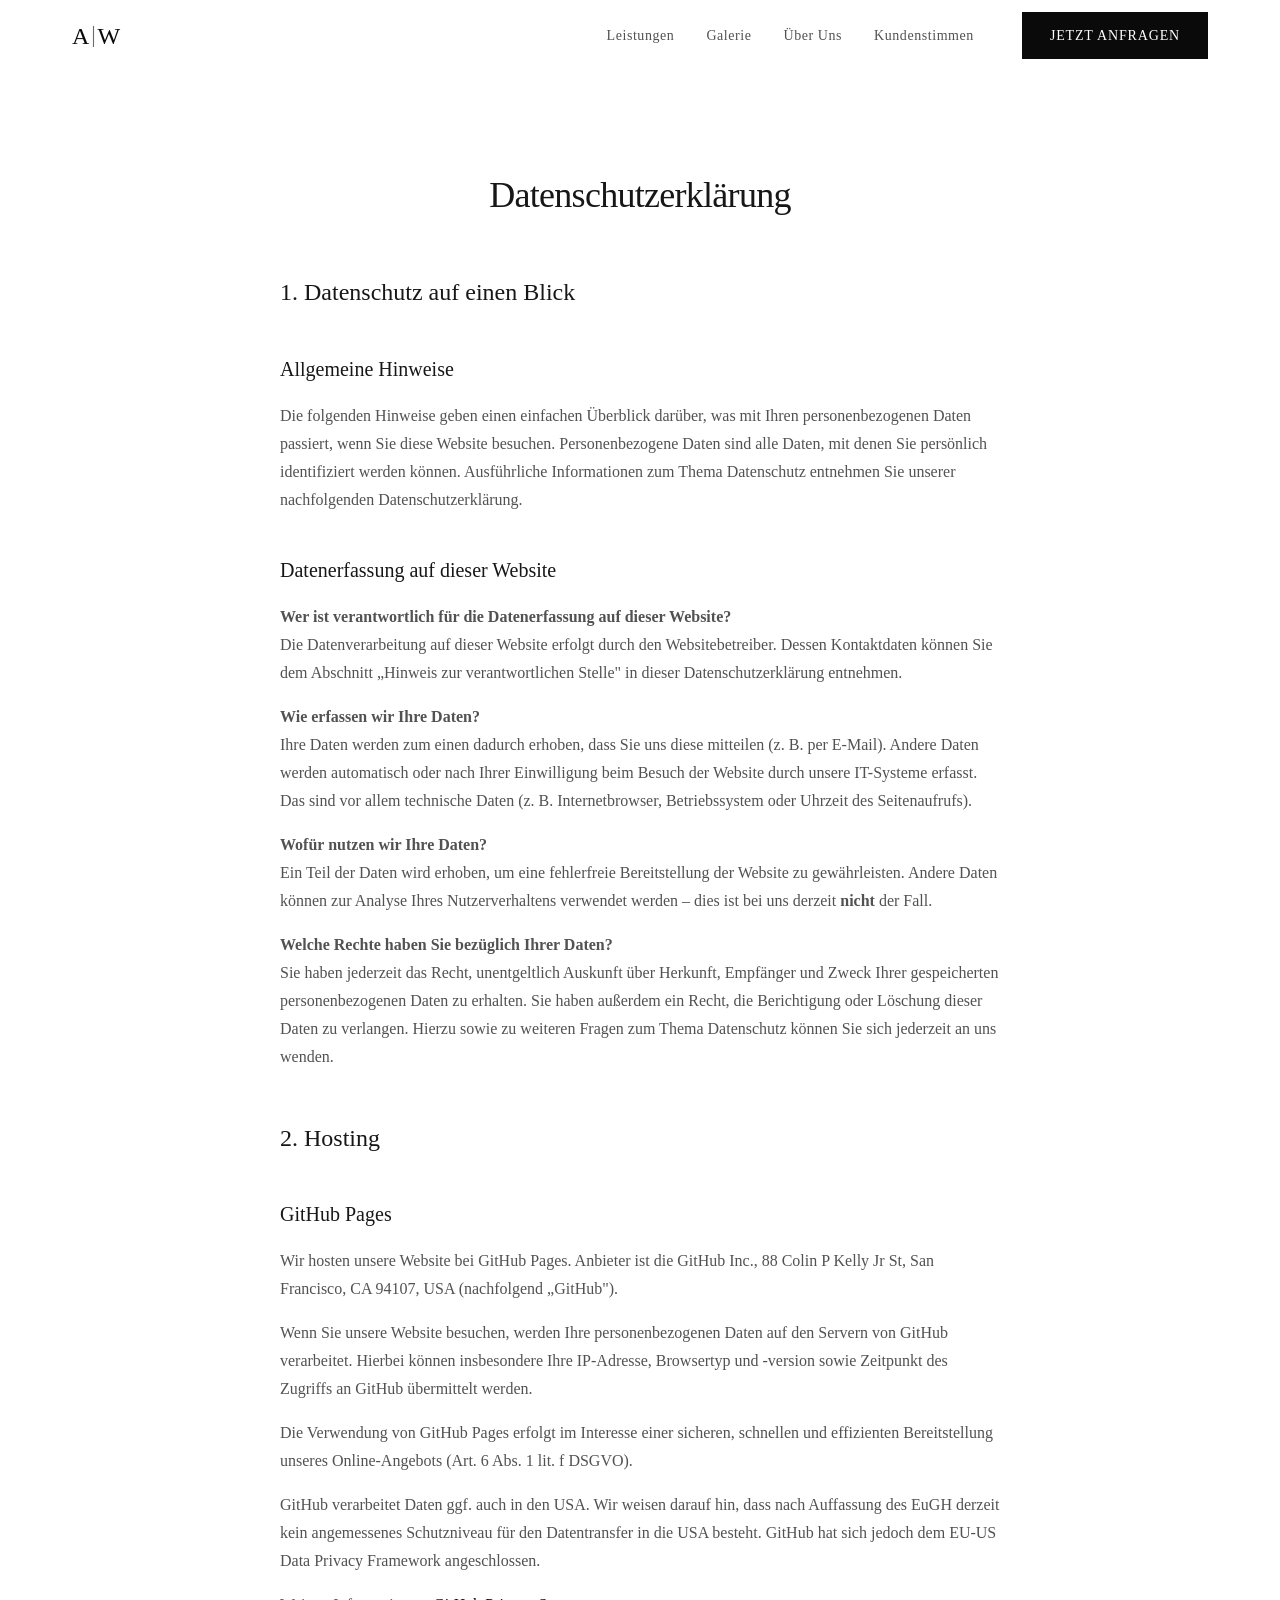
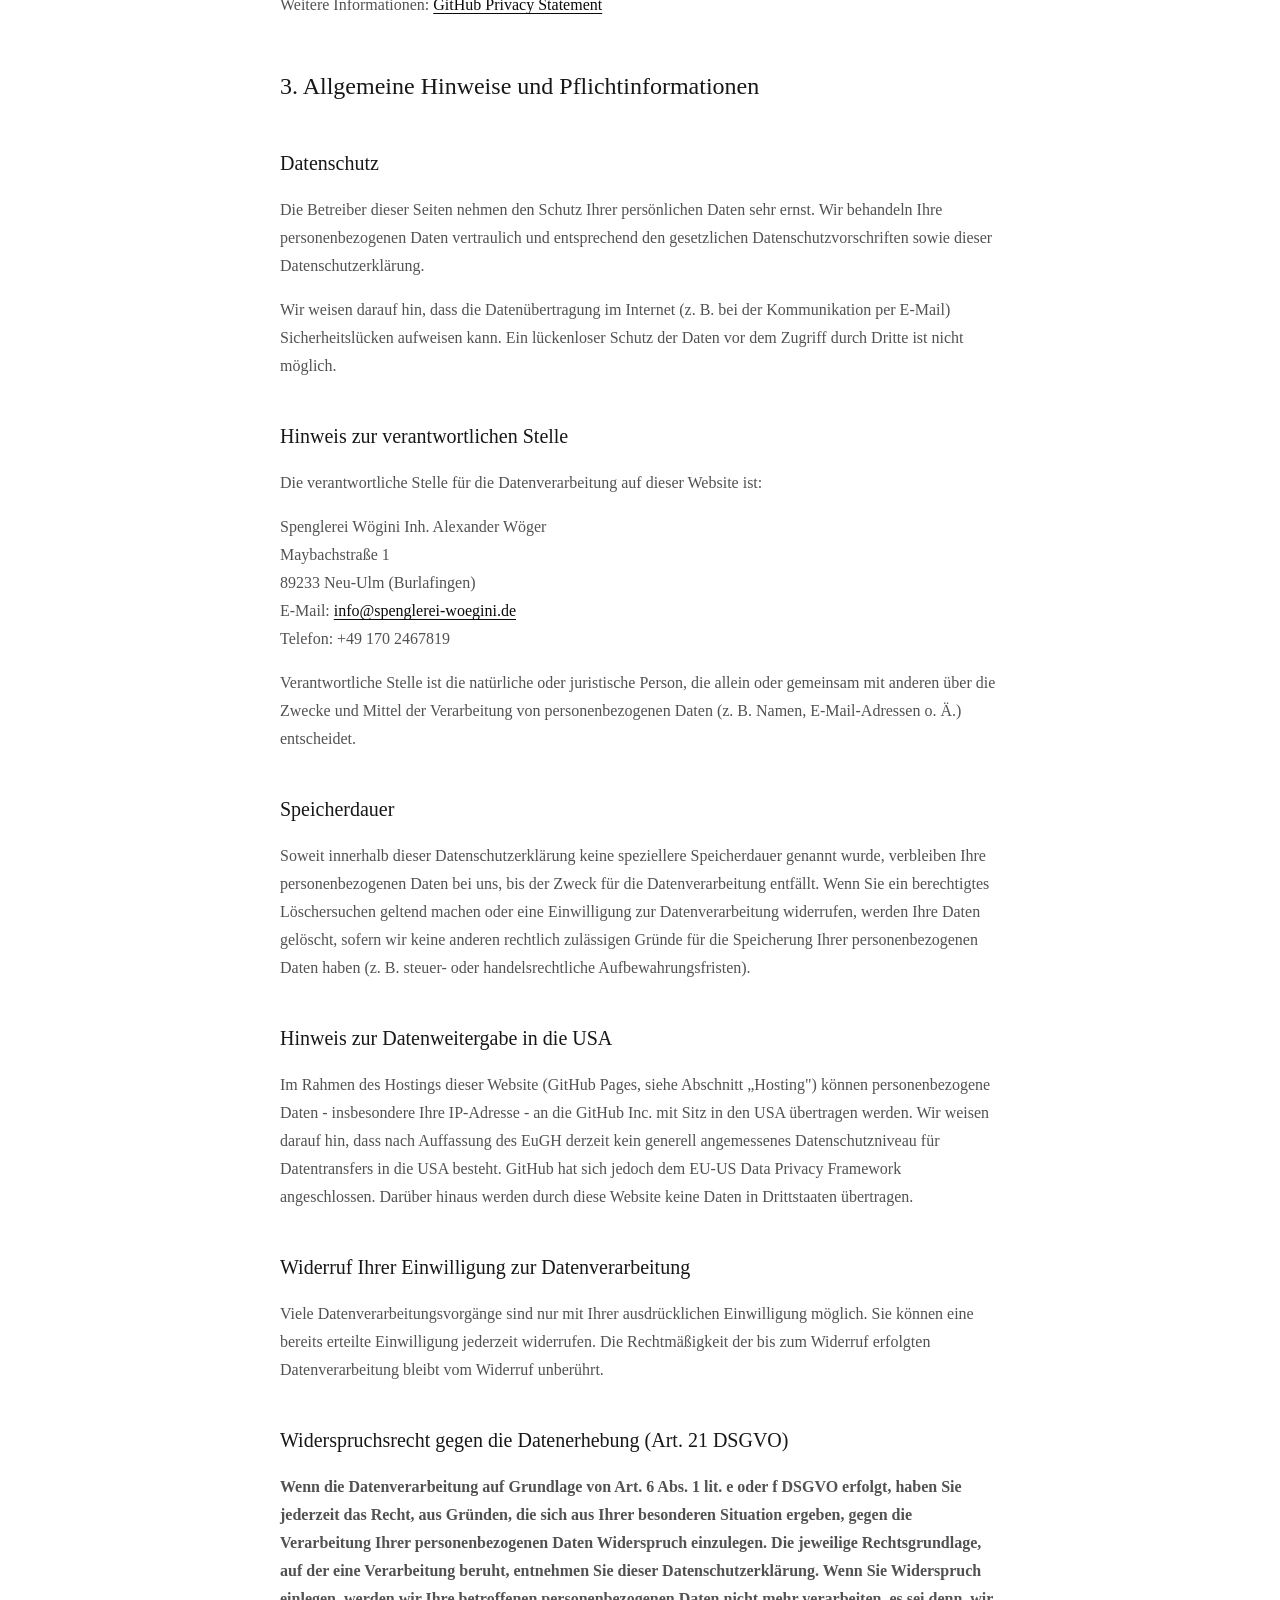
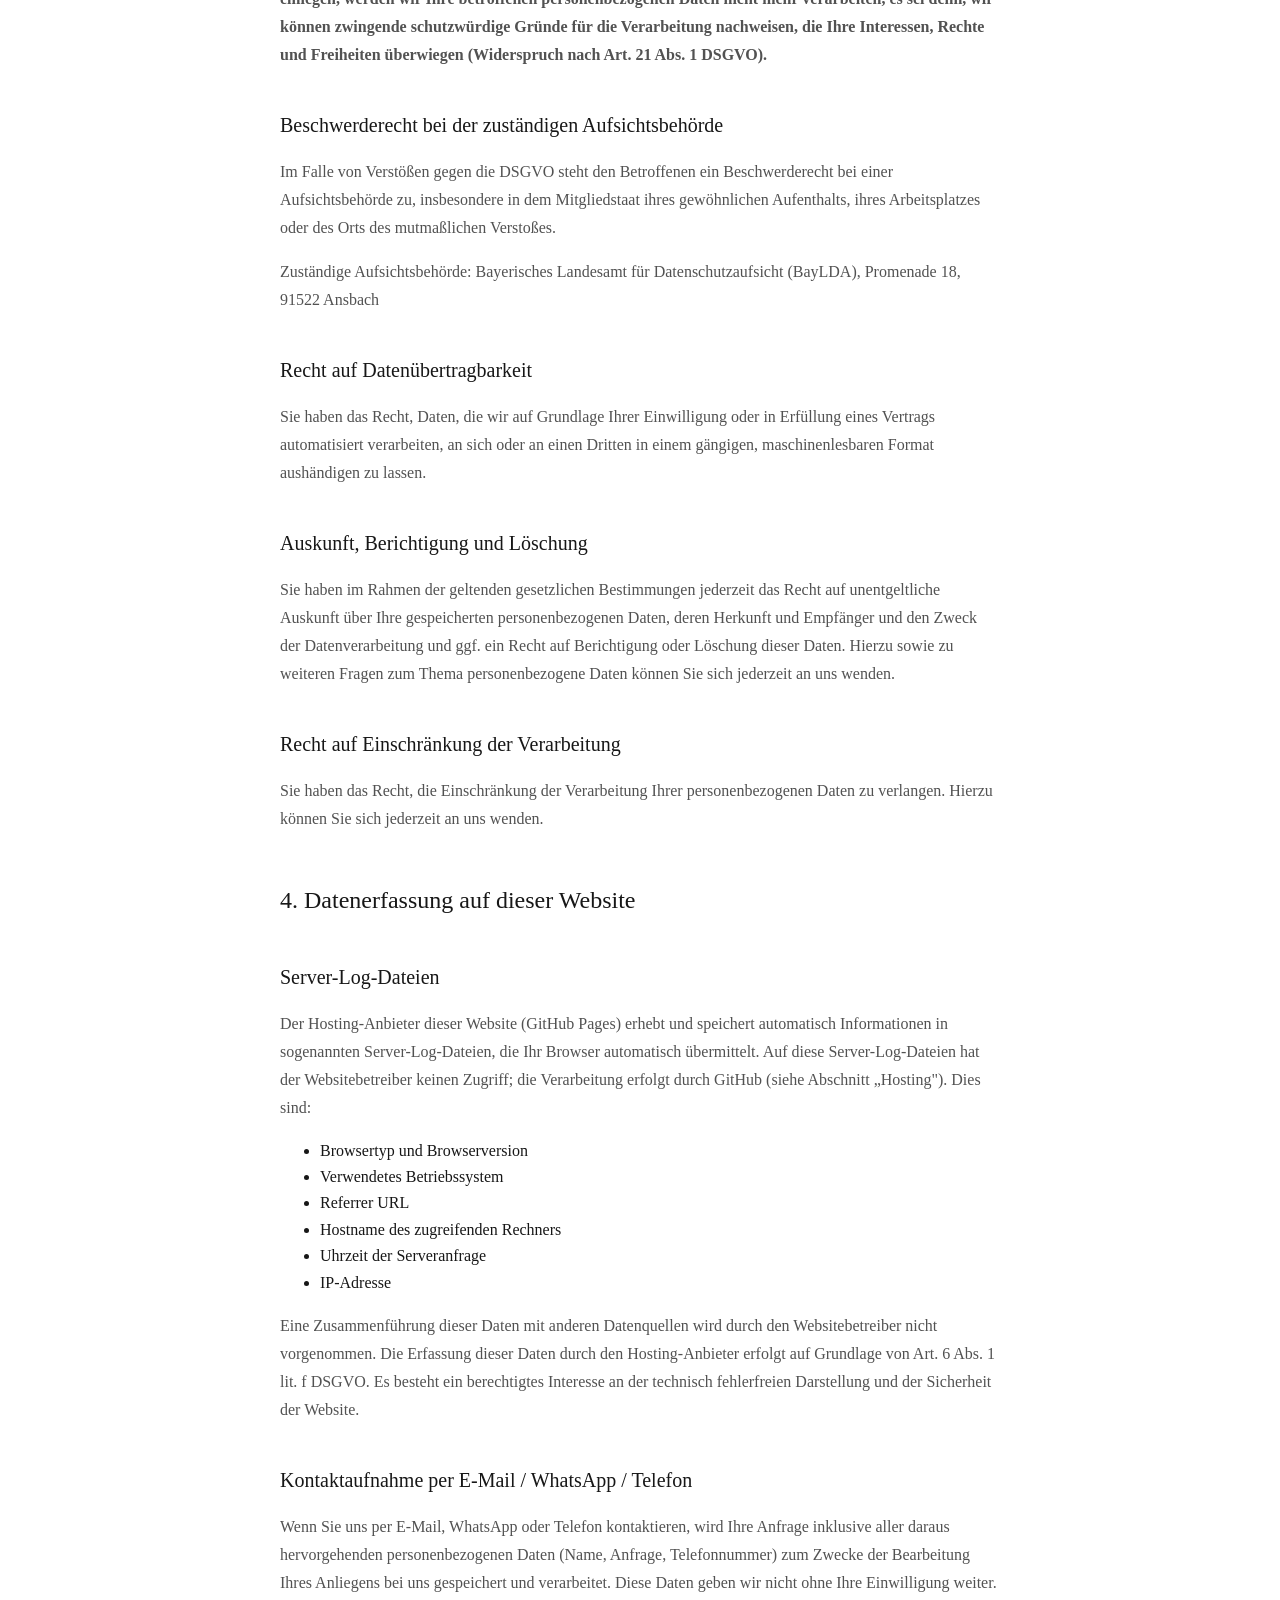
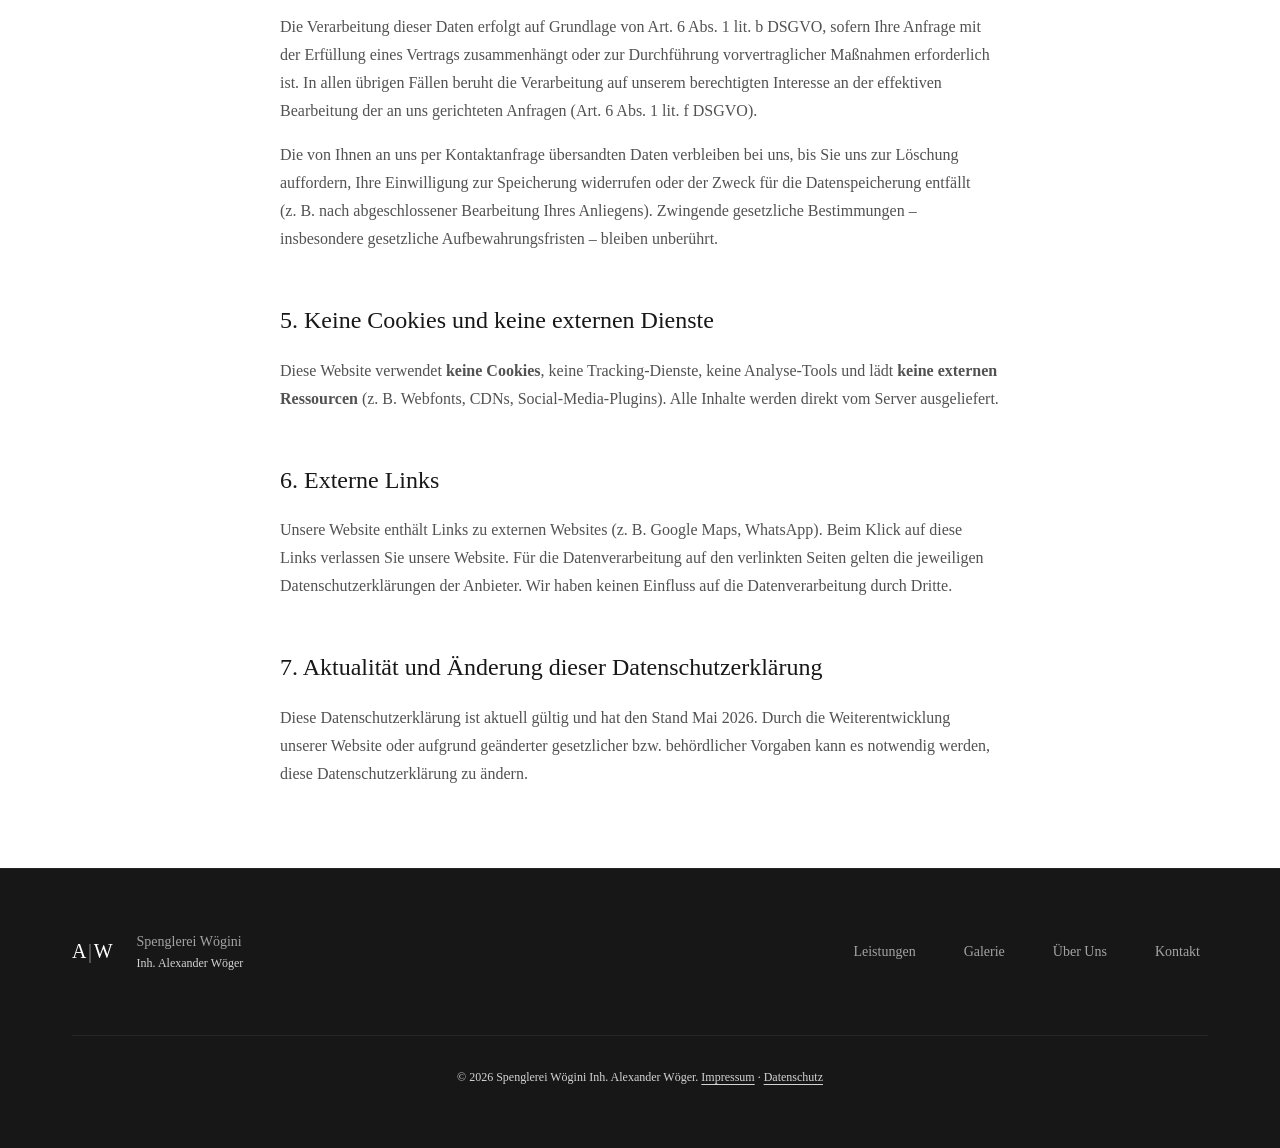
<file: datenschutz.html>
<!DOCTYPE html>
<html lang="de">
<head>
  <meta charset="UTF-8">
  <meta name="viewport" content="width=device-width, initial-scale=1.0">
  <title>Datenschutzerklärung – Spenglerei Wögini</title>
  <meta name="description" content="Datenschutzerklärung der Spenglerei Wögini – Informationen zur Datenverarbeitung gemäß DSGVO.">
  <meta name="robots" content="noindex, follow">
  <link rel="canonical" href="https://spenglerei-woegini.de/datenschutz.html">
  <meta name="theme-color" content="#ffffff">
  <link rel="icon" href="favicon.svg" type="image/svg+xml">
  <link rel="stylesheet" href="modern-normalize.css">
  <link rel="stylesheet" href="style.css">
</head>
<body>

  <header class="site-header" id="top">
    <nav class="nav" aria-label="Hauptnavigation">
      <a href="/" class="nav-logo" aria-label="Spenglerei Wögini – Startseite">
        <span class="nav-logo-letter">A</span><span class="nav-logo-pipe">|</span><span class="nav-logo-letter">W</span>
      </a>
      <a href="/#kontakt" class="btn btn-primary btn-nav nav-cta-mobile">Anfragen</a>
      <button class="nav-toggle" aria-expanded="false" aria-controls="nav-menu" aria-label="Menü öffnen">
        <span class="nav-toggle-bar"></span>
        <span class="nav-toggle-bar"></span>
        <span class="nav-toggle-bar"></span>
      </button>
      <ul class="nav-menu" id="nav-menu" role="list">
        <li><a href="/#leistungen">Leistungen</a></li>
        <li><a href="/#galerie">Galerie</a></li>
        <li><a href="/#ueber-uns">Über Uns</a></li>
        <li><a href="/#kundenstimmen">Kundenstimmen</a></li>
        <li class="nav-cta nav-cta-desktop"><a href="/#kontakt" class="btn btn-primary btn-nav">Jetzt anfragen</a></li>
      </ul>
    </nav>
  </header>

  <main>
    <section class="legal-section legal-page">
      <div class="container">
        <h1 class="section-title">Datenschutzerklärung</h1>
        <div class="legal-content">

          <h2>1. Datenschutz auf einen Blick</h2>

          <h3>Allgemeine Hinweise</h3>
          <p>Die folgenden Hinweise geben einen einfachen Überblick darüber, was mit Ihren personenbezogenen Daten passiert, wenn Sie diese Website besuchen. Personenbezogene Daten sind alle Daten, mit denen Sie persönlich identifiziert werden können. Ausführliche Informationen zum Thema Datenschutz entnehmen Sie unserer nachfolgenden Datenschutzerklärung.</p>

          <h3>Datenerfassung auf dieser Website</h3>
          <p><strong>Wer ist verantwortlich für die Datenerfassung auf dieser Website?</strong><br>
          Die Datenverarbeitung auf dieser Website erfolgt durch den Websitebetreiber. Dessen Kontaktdaten können Sie dem Abschnitt „Hinweis zur verantwortlichen Stelle" in dieser Datenschutzerklärung entnehmen.</p>

          <p><strong>Wie erfassen wir Ihre Daten?</strong><br>
          Ihre Daten werden zum einen dadurch erhoben, dass Sie uns diese mitteilen (z.&nbsp;B. per E-Mail). Andere Daten werden automatisch oder nach Ihrer Einwilligung beim Besuch der Website durch unsere IT-Systeme erfasst. Das sind vor allem technische Daten (z.&nbsp;B. Internetbrowser, Betriebssystem oder Uhrzeit des Seitenaufrufs).</p>

          <p><strong>Wofür nutzen wir Ihre Daten?</strong><br>
          Ein Teil der Daten wird erhoben, um eine fehlerfreie Bereitstellung der Website zu gewährleisten. Andere Daten können zur Analyse Ihres Nutzerverhaltens verwendet werden – dies ist bei uns derzeit <strong>nicht</strong> der Fall.</p>

          <p><strong>Welche Rechte haben Sie bezüglich Ihrer Daten?</strong><br>
          Sie haben jederzeit das Recht, unentgeltlich Auskunft über Herkunft, Empfänger und Zweck Ihrer gespeicherten personenbezogenen Daten zu erhalten. Sie haben außerdem ein Recht, die Berichtigung oder Löschung dieser Daten zu verlangen. Hierzu sowie zu weiteren Fragen zum Thema Datenschutz können Sie sich jederzeit an uns wenden.</p>

          <h2>2. Hosting</h2>

          <h3>GitHub Pages</h3>
          <p>Wir hosten unsere Website bei GitHub Pages. Anbieter ist die GitHub Inc., 88 Colin P Kelly Jr St, San Francisco, CA 94107, USA (nachfolgend „GitHub").</p>
          <p>Wenn Sie unsere Website besuchen, werden Ihre personenbezogenen Daten auf den Servern von GitHub verarbeitet. Hierbei können insbesondere Ihre IP-Adresse, Browsertyp und -version sowie Zeitpunkt des Zugriffs an GitHub übermittelt werden.</p>
          <p>Die Verwendung von GitHub Pages erfolgt im Interesse einer sicheren, schnellen und effizienten Bereitstellung unseres Online-Angebots (Art. 6 Abs. 1 lit. f DSGVO).</p>
          <p>GitHub verarbeitet Daten ggf. auch in den USA. Wir weisen darauf hin, dass nach Auffassung des EuGH derzeit kein angemessenes Schutzniveau für den Datentransfer in die USA besteht. GitHub hat sich jedoch dem EU-US Data Privacy Framework angeschlossen.</p>
          <p>Weitere Informationen: <a href="https://docs.github.com/en/site-policy/privacy-policies/github-general-privacy-statement" target="_blank" rel="noopener noreferrer">GitHub Privacy Statement</a></p>

          <h2>3. Allgemeine Hinweise und Pflichtinformationen</h2>

          <h3>Datenschutz</h3>
          <p>Die Betreiber dieser Seiten nehmen den Schutz Ihrer persönlichen Daten sehr ernst. Wir behandeln Ihre personenbezogenen Daten vertraulich und entsprechend den gesetzlichen Datenschutzvorschriften sowie dieser Datenschutzerklärung.</p>
          <p>Wir weisen darauf hin, dass die Datenübertragung im Internet (z.&nbsp;B. bei der Kommunikation per E-Mail) Sicherheitslücken aufweisen kann. Ein lückenloser Schutz der Daten vor dem Zugriff durch Dritte ist nicht möglich.</p>

          <h3>Hinweis zur verantwortlichen Stelle</h3>
          <p>Die verantwortliche Stelle für die Datenverarbeitung auf dieser Website ist:</p>
          <p>
            Spenglerei Wögini Inh. Alexander Wöger<br>
            Maybachstraße 1<br>
            89233 Neu-Ulm (Burlafingen)<br>
            E-Mail: <a href="mailto:info@spenglerei-woegini.de">info@spenglerei-woegini.de</a><br>
            Telefon: +49 170 2467819
          </p>
          <p>Verantwortliche Stelle ist die natürliche oder juristische Person, die allein oder gemeinsam mit anderen über die Zwecke und Mittel der Verarbeitung von personenbezogenen Daten (z.&nbsp;B. Namen, E-Mail-Adressen o.&nbsp;Ä.) entscheidet.</p>

          <h3>Speicherdauer</h3>
          <p>Soweit innerhalb dieser Datenschutzerklärung keine speziellere Speicherdauer genannt wurde, verbleiben Ihre personenbezogenen Daten bei uns, bis der Zweck für die Datenverarbeitung entfällt. Wenn Sie ein berechtigtes Löschersuchen geltend machen oder eine Einwilligung zur Datenverarbeitung widerrufen, werden Ihre Daten gelöscht, sofern wir keine anderen rechtlich zulässigen Gründe für die Speicherung Ihrer personenbezogenen Daten haben (z.&nbsp;B. steuer- oder handelsrechtliche Aufbewahrungsfristen).</p>

          <h3>Hinweis zur Datenweitergabe in die USA</h3>
          <p>Im Rahmen des Hostings dieser Website (GitHub Pages, siehe Abschnitt „Hosting") können personenbezogene Daten - insbesondere Ihre IP-Adresse - an die GitHub Inc. mit Sitz in den USA übertragen werden. Wir weisen darauf hin, dass nach Auffassung des EuGH derzeit kein generell angemessenes Datenschutzniveau für Datentransfers in die USA besteht. GitHub hat sich jedoch dem EU-US Data Privacy Framework angeschlossen. Darüber hinaus werden durch diese Website keine Daten in Drittstaaten übertragen.</p>

          <h3>Widerruf Ihrer Einwilligung zur Datenverarbeitung</h3>
          <p>Viele Datenverarbeitungsvorgänge sind nur mit Ihrer ausdrücklichen Einwilligung möglich. Sie können eine bereits erteilte Einwilligung jederzeit widerrufen. Die Rechtmäßigkeit der bis zum Widerruf erfolgten Datenverarbeitung bleibt vom Widerruf unberührt.</p>

          <h3>Widerspruchsrecht gegen die Datenerhebung (Art. 21 DSGVO)</h3>
          <p><strong>Wenn die Datenverarbeitung auf Grundlage von Art. 6 Abs. 1 lit. e oder f DSGVO erfolgt, haben Sie jederzeit das Recht, aus Gründen, die sich aus Ihrer besonderen Situation ergeben, gegen die Verarbeitung Ihrer personenbezogenen Daten Widerspruch einzulegen. Die jeweilige Rechtsgrundlage, auf der eine Verarbeitung beruht, entnehmen Sie dieser Datenschutzerklärung. Wenn Sie Widerspruch einlegen, werden wir Ihre betroffenen personenbezogenen Daten nicht mehr verarbeiten, es sei denn, wir können zwingende schutzwürdige Gründe für die Verarbeitung nachweisen, die Ihre Interessen, Rechte und Freiheiten überwiegen (Widerspruch nach Art. 21 Abs. 1 DSGVO).</strong></p>

          <h3>Beschwerderecht bei der zuständigen Aufsichtsbehörde</h3>
          <p>Im Falle von Verstößen gegen die DSGVO steht den Betroffenen ein Beschwerderecht bei einer Aufsichtsbehörde zu, insbesondere in dem Mitgliedstaat ihres gewöhnlichen Aufenthalts, ihres Arbeitsplatzes oder des Orts des mutmaßlichen Verstoßes.</p>
          <p>Zuständige Aufsichtsbehörde: Bayerisches Landesamt für Datenschutzaufsicht (BayLDA), Promenade 18, 91522 Ansbach</p>

          <h3>Recht auf Datenübertragbarkeit</h3>
          <p>Sie haben das Recht, Daten, die wir auf Grundlage Ihrer Einwilligung oder in Erfüllung eines Vertrags automatisiert verarbeiten, an sich oder an einen Dritten in einem gängigen, maschinenlesbaren Format aushändigen zu lassen.</p>

          <h3>Auskunft, Berichtigung und Löschung</h3>
          <p>Sie haben im Rahmen der geltenden gesetzlichen Bestimmungen jederzeit das Recht auf unentgeltliche Auskunft über Ihre gespeicherten personenbezogenen Daten, deren Herkunft und Empfänger und den Zweck der Datenverarbeitung und ggf. ein Recht auf Berichtigung oder Löschung dieser Daten. Hierzu sowie zu weiteren Fragen zum Thema personenbezogene Daten können Sie sich jederzeit an uns wenden.</p>

          <h3>Recht auf Einschränkung der Verarbeitung</h3>
          <p>Sie haben das Recht, die Einschränkung der Verarbeitung Ihrer personenbezogenen Daten zu verlangen. Hierzu können Sie sich jederzeit an uns wenden.</p>

          <h2>4. Datenerfassung auf dieser Website</h2>

          <h3>Server-Log-Dateien</h3>
          <p>Der Hosting-Anbieter dieser Website (GitHub Pages) erhebt und speichert automatisch Informationen in sogenannten Server-Log-Dateien, die Ihr Browser automatisch übermittelt. Auf diese Server-Log-Dateien hat der Websitebetreiber keinen Zugriff; die Verarbeitung erfolgt durch GitHub (siehe Abschnitt „Hosting"). Dies sind:</p>
          <ul>
            <li>Browsertyp und Browserversion</li>
            <li>Verwendetes Betriebssystem</li>
            <li>Referrer URL</li>
            <li>Hostname des zugreifenden Rechners</li>
            <li>Uhrzeit der Serveranfrage</li>
            <li>IP-Adresse</li>
          </ul>
          <p>Eine Zusammenführung dieser Daten mit anderen Datenquellen wird durch den Websitebetreiber nicht vorgenommen. Die Erfassung dieser Daten durch den Hosting-Anbieter erfolgt auf Grundlage von Art. 6 Abs. 1 lit. f DSGVO. Es besteht ein berechtigtes Interesse an der technisch fehlerfreien Darstellung und der Sicherheit der Website.</p>

          <h3>Kontaktaufnahme per E-Mail / WhatsApp / Telefon</h3>
          <p>Wenn Sie uns per E-Mail, WhatsApp oder Telefon kontaktieren, wird Ihre Anfrage inklusive aller daraus hervorgehenden personenbezogenen Daten (Name, Anfrage, Telefonnummer) zum Zwecke der Bearbeitung Ihres Anliegens bei uns gespeichert und verarbeitet. Diese Daten geben wir nicht ohne Ihre Einwilligung weiter.</p>
          <p>Die Verarbeitung dieser Daten erfolgt auf Grundlage von Art. 6 Abs. 1 lit. b DSGVO, sofern Ihre Anfrage mit der Erfüllung eines Vertrags zusammenhängt oder zur Durchführung vorvertraglicher Maßnahmen erforderlich ist. In allen übrigen Fällen beruht die Verarbeitung auf unserem berechtigten Interesse an der effektiven Bearbeitung der an uns gerichteten Anfragen (Art. 6 Abs. 1 lit. f DSGVO).</p>
          <p>Die von Ihnen an uns per Kontaktanfrage übersandten Daten verbleiben bei uns, bis Sie uns zur Löschung auffordern, Ihre Einwilligung zur Speicherung widerrufen oder der Zweck für die Datenspeicherung entfällt (z.&nbsp;B. nach abgeschlossener Bearbeitung Ihres Anliegens). Zwingende gesetzliche Bestimmungen – insbesondere gesetzliche Aufbewahrungsfristen – bleiben unberührt.</p>

          <h2>5. Keine Cookies und keine externen Dienste</h2>
          <p>Diese Website verwendet <strong>keine Cookies</strong>, keine Tracking-Dienste, keine Analyse-Tools und lädt <strong>keine externen Ressourcen</strong> (z.&nbsp;B. Webfonts, CDNs, Social-Media-Plugins). Alle Inhalte werden direkt vom Server ausgeliefert.</p>

          <h2>6. Externe Links</h2>
          <p>Unsere Website enthält Links zu externen Websites (z.&nbsp;B. Google Maps, WhatsApp). Beim Klick auf diese Links verlassen Sie unsere Website. Für die Datenverarbeitung auf den verlinkten Seiten gelten die jeweiligen Datenschutzerklärungen der Anbieter. Wir haben keinen Einfluss auf die Datenverarbeitung durch Dritte.</p>

          <h2>7. Aktualität und Änderung dieser Datenschutzerklärung</h2>
          <p>Diese Datenschutzerklärung ist aktuell gültig und hat den Stand Mai 2026. Durch die Weiterentwicklung unserer Website oder aufgrund geänderter gesetzlicher bzw. behördlicher Vorgaben kann es notwendig werden, diese Datenschutzerklärung zu ändern.</p>

        </div>
      </div>
    </section>
  </main>

  <footer class="site-footer">
    <div class="container">
      <div class="footer-inner">
        <div class="footer-brand">
          <div class="footer-logo" aria-hidden="true">
            <span>A</span><span>|</span><span>W</span>
          </div>
          <p>Spenglerei Wögini<br><small>Inh. Alexander Wöger</small></p>
        </div>
        <div class="footer-links">
          <a href="/#leistungen">Leistungen</a>
          <a href="/#galerie">Galerie</a>
          <a href="/#ueber-uns">Über Uns</a>
          <a href="/#kontakt">Kontakt</a>
        </div>
        <div class="footer-legal">
          <p>&copy; 2026 Spenglerei Wögini Inh. Alexander Wöger. <a href="impressum.html">Impressum</a> · <a href="datenschutz.html">Datenschutz</a></p>
        </div>
      </div>
    </div>
  </footer>

  <script>
    const navToggle = document.querySelector('.nav-toggle');
    const navMenu = document.querySelector('.nav-menu');
    navToggle.addEventListener('click', () => {
      const expanded = navToggle.getAttribute('aria-expanded') === 'true';
      navToggle.setAttribute('aria-expanded', String(!expanded));
      navMenu.classList.toggle('is-open');
    });
    navMenu.querySelectorAll('a').forEach(link => {
      link.addEventListener('click', () => {
        navToggle.setAttribute('aria-expanded', 'false');
        navMenu.classList.remove('is-open');
      });
    });
  </script>
</body>
</html>
</file>
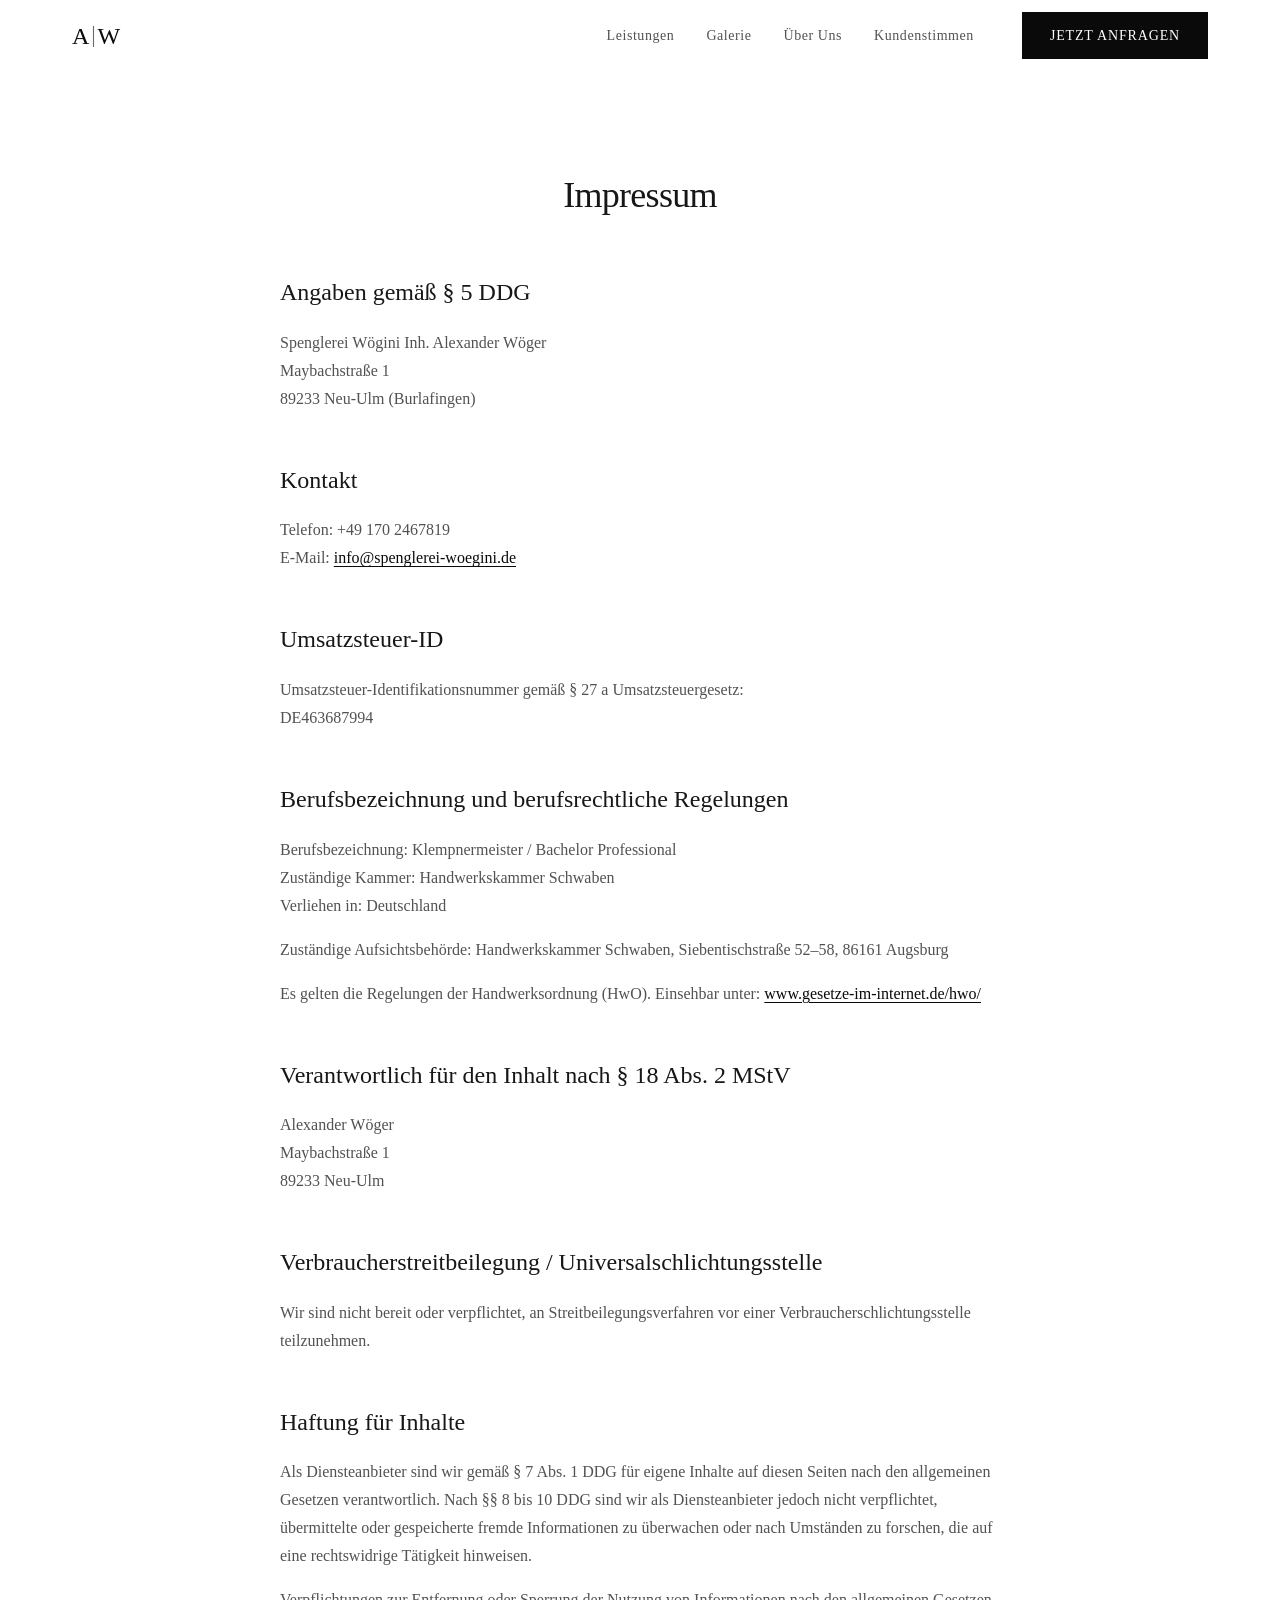
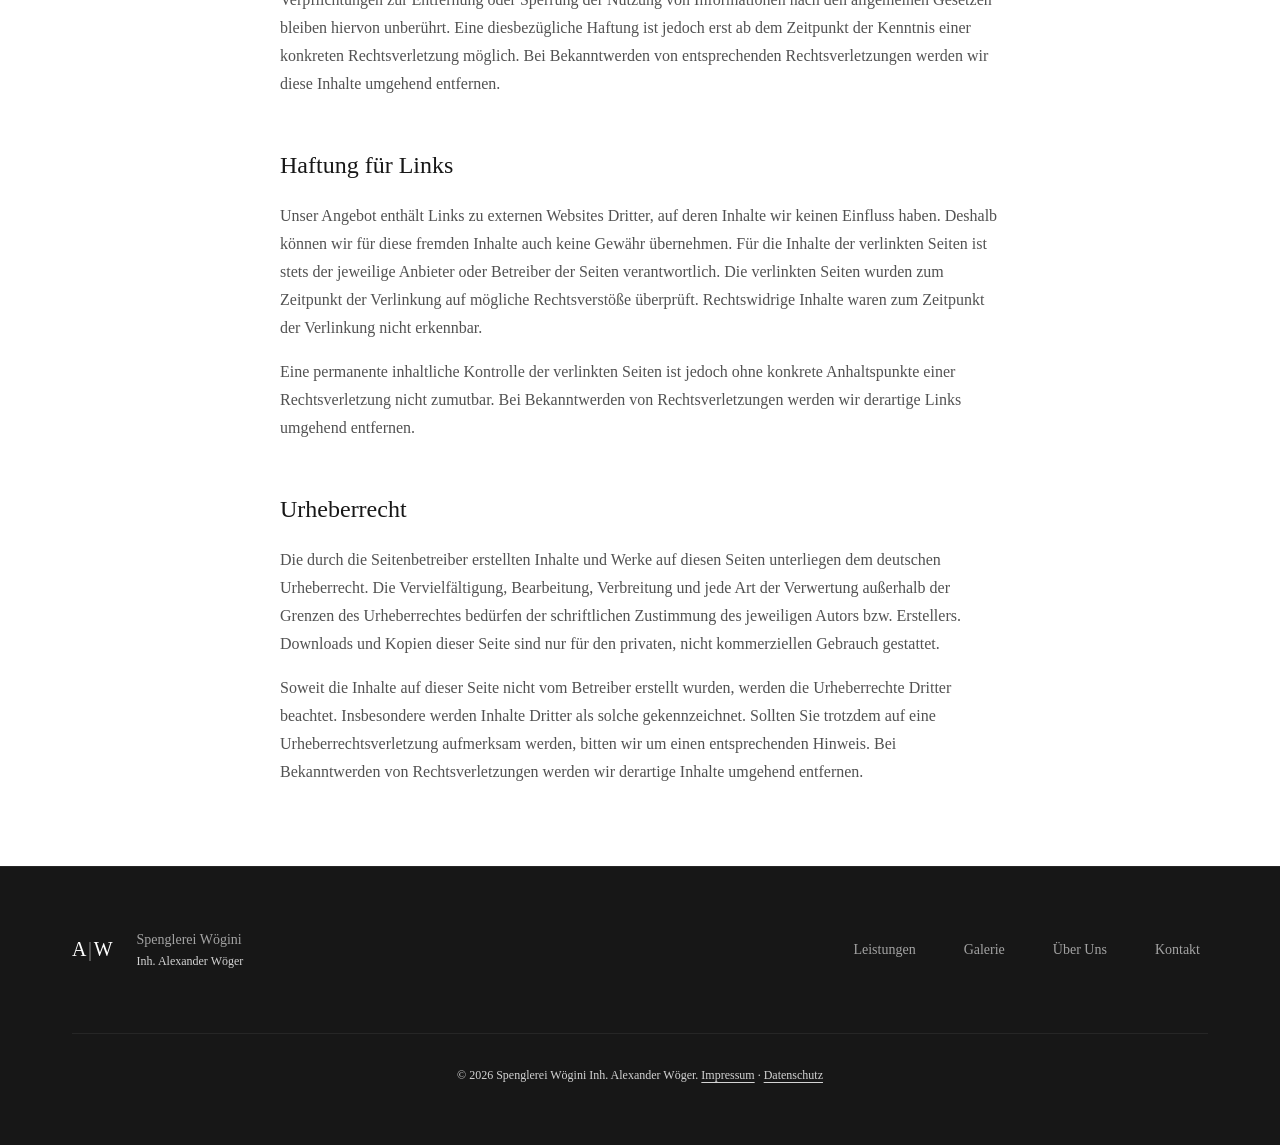
<file: impressum.html>
<!DOCTYPE html>
<html lang="de">
<head>
  <meta charset="UTF-8">
  <meta name="viewport" content="width=device-width, initial-scale=1.0">
  <title>Impressum – Spenglerei Wögini</title>
  <meta name="description" content="Impressum der Spenglerei Wögini Inh. Alexander Wöger, Maybachstraße 1, 89233 Neu-Ulm.">
  <meta name="robots" content="noindex, follow">
  <link rel="canonical" href="https://spenglerei-woegini.de/impressum.html">
  <meta name="theme-color" content="#ffffff">
  <link rel="icon" href="favicon.svg" type="image/svg+xml">
  <link rel="stylesheet" href="modern-normalize.css">
  <link rel="stylesheet" href="style.css">
</head>
<body>

  <header class="site-header" id="top">
    <nav class="nav" aria-label="Hauptnavigation">
      <a href="/" class="nav-logo" aria-label="Spenglerei Wögini – Startseite">
        <span class="nav-logo-letter">A</span><span class="nav-logo-pipe">|</span><span class="nav-logo-letter">W</span>
      </a>
      <a href="/#kontakt" class="btn btn-primary btn-nav nav-cta-mobile">Anfragen</a>
      <button class="nav-toggle" aria-expanded="false" aria-controls="nav-menu" aria-label="Menü öffnen">
        <span class="nav-toggle-bar"></span>
        <span class="nav-toggle-bar"></span>
        <span class="nav-toggle-bar"></span>
      </button>
      <ul class="nav-menu" id="nav-menu" role="list">
        <li><a href="/#leistungen">Leistungen</a></li>
        <li><a href="/#galerie">Galerie</a></li>
        <li><a href="/#ueber-uns">Über Uns</a></li>
        <li><a href="/#kundenstimmen">Kundenstimmen</a></li>
        <li class="nav-cta nav-cta-desktop"><a href="/#kontakt" class="btn btn-primary btn-nav">Jetzt anfragen</a></li>
      </ul>
    </nav>
  </header>

  <main>
    <section class="legal-section legal-page">
      <div class="container">
        <h1 class="section-title">Impressum</h1>
        <div class="legal-content">

          <h2>Angaben gemäß § 5 DDG</h2>
          <p>
            Spenglerei Wögini Inh. Alexander Wöger<br>
            Maybachstraße 1<br>
            89233 Neu-Ulm (Burlafingen)
          </p>

          <h2>Kontakt</h2>
          <p>
            Telefon: +49 170 2467819<br>
            E-Mail: <a href="mailto:info@spenglerei-woegini.de">info@spenglerei-woegini.de</a>
          </p>

          <h2>Umsatzsteuer-ID</h2>
          <p>Umsatzsteuer-Identifikationsnummer gemäß § 27 a Umsatzsteuergesetz:<br>
          DE463687994</p>

          <h2>Berufsbezeichnung und berufsrechtliche Regelungen</h2>
          <p>
            Berufsbezeichnung: Klempnermeister / Bachelor Professional<br>
            Zuständige Kammer: Handwerkskammer Schwaben<br>
            Verliehen in: Deutschland
          </p>
          <p>Zuständige Aufsichtsbehörde: Handwerkskammer Schwaben, Siebentischstraße 52–58, 86161 Augsburg</p>
          <p>Es gelten die Regelungen der Handwerksordnung (HwO). Einsehbar unter: <a href="https://www.gesetze-im-internet.de/hwo/" target="_blank" rel="noopener noreferrer">www.gesetze-im-internet.de/hwo/</a></p>

          <h2>Verantwortlich für den Inhalt nach § 18 Abs. 2 MStV</h2>
          <p>
            Alexander Wöger<br>
            Maybachstraße 1<br>
            89233 Neu-Ulm
          </p>

          <h2>Verbraucherstreitbeilegung / Universalschlichtungsstelle</h2>
          <p>Wir sind nicht bereit oder verpflichtet, an Streitbeilegungsverfahren vor einer Verbraucherschlichtungsstelle teilzunehmen.</p>

          <h2>Haftung für Inhalte</h2>
          <p>Als Diensteanbieter sind wir gemäß § 7 Abs. 1 DDG für eigene Inhalte auf diesen Seiten nach den allgemeinen Gesetzen verantwortlich. Nach §§ 8 bis 10 DDG sind wir als Diensteanbieter jedoch nicht verpflichtet, übermittelte oder gespeicherte fremde Informationen zu überwachen oder nach Umständen zu forschen, die auf eine rechtswidrige Tätigkeit hinweisen.</p>
          <p>Verpflichtungen zur Entfernung oder Sperrung der Nutzung von Informationen nach den allgemeinen Gesetzen bleiben hiervon unberührt. Eine diesbezügliche Haftung ist jedoch erst ab dem Zeitpunkt der Kenntnis einer konkreten Rechtsverletzung möglich. Bei Bekanntwerden von entsprechenden Rechtsverletzungen werden wir diese Inhalte umgehend entfernen.</p>

          <h2>Haftung für Links</h2>
          <p>Unser Angebot enthält Links zu externen Websites Dritter, auf deren Inhalte wir keinen Einfluss haben. Deshalb können wir für diese fremden Inhalte auch keine Gewähr übernehmen. Für die Inhalte der verlinkten Seiten ist stets der jeweilige Anbieter oder Betreiber der Seiten verantwortlich. Die verlinkten Seiten wurden zum Zeitpunkt der Verlinkung auf mögliche Rechtsverstöße überprüft. Rechtswidrige Inhalte waren zum Zeitpunkt der Verlinkung nicht erkennbar.</p>
          <p>Eine permanente inhaltliche Kontrolle der verlinkten Seiten ist jedoch ohne konkrete Anhaltspunkte einer Rechtsverletzung nicht zumutbar. Bei Bekanntwerden von Rechtsverletzungen werden wir derartige Links umgehend entfernen.</p>

          <h2>Urheberrecht</h2>
          <p>Die durch die Seitenbetreiber erstellten Inhalte und Werke auf diesen Seiten unterliegen dem deutschen Urheberrecht. Die Vervielfältigung, Bearbeitung, Verbreitung und jede Art der Verwertung außerhalb der Grenzen des Urheberrechtes bedürfen der schriftlichen Zustimmung des jeweiligen Autors bzw. Erstellers. Downloads und Kopien dieser Seite sind nur für den privaten, nicht kommerziellen Gebrauch gestattet.</p>
          <p>Soweit die Inhalte auf dieser Seite nicht vom Betreiber erstellt wurden, werden die Urheberrechte Dritter beachtet. Insbesondere werden Inhalte Dritter als solche gekennzeichnet. Sollten Sie trotzdem auf eine Urheberrechtsverletzung aufmerksam werden, bitten wir um einen entsprechenden Hinweis. Bei Bekanntwerden von Rechtsverletzungen werden wir derartige Inhalte umgehend entfernen.</p>

        </div>
      </div>
    </section>
  </main>

  <footer class="site-footer">
    <div class="container">
      <div class="footer-inner">
        <div class="footer-brand">
          <div class="footer-logo" aria-hidden="true">
            <span>A</span><span>|</span><span>W</span>
          </div>
          <p>Spenglerei Wögini<br><small>Inh. Alexander Wöger</small></p>
        </div>
        <div class="footer-links">
          <a href="/#leistungen">Leistungen</a>
          <a href="/#galerie">Galerie</a>
          <a href="/#ueber-uns">Über Uns</a>
          <a href="/#kontakt">Kontakt</a>
        </div>
        <div class="footer-legal">
          <p>&copy; 2026 Spenglerei Wögini Inh. Alexander Wöger. <a href="impressum.html">Impressum</a> · <a href="datenschutz.html">Datenschutz</a></p>
        </div>
      </div>
    </div>
  </footer>

  <script>
    const navToggle = document.querySelector('.nav-toggle');
    const navMenu = document.querySelector('.nav-menu');
    navToggle.addEventListener('click', () => {
      const expanded = navToggle.getAttribute('aria-expanded') === 'true';
      navToggle.setAttribute('aria-expanded', String(!expanded));
      navMenu.classList.toggle('is-open');
    });
    navMenu.querySelectorAll('a').forEach(link => {
      link.addEventListener('click', () => {
        navToggle.setAttribute('aria-expanded', 'false');
        navMenu.classList.remove('is-open');
      });
    });
  </script>
</body>
</html>
</file>
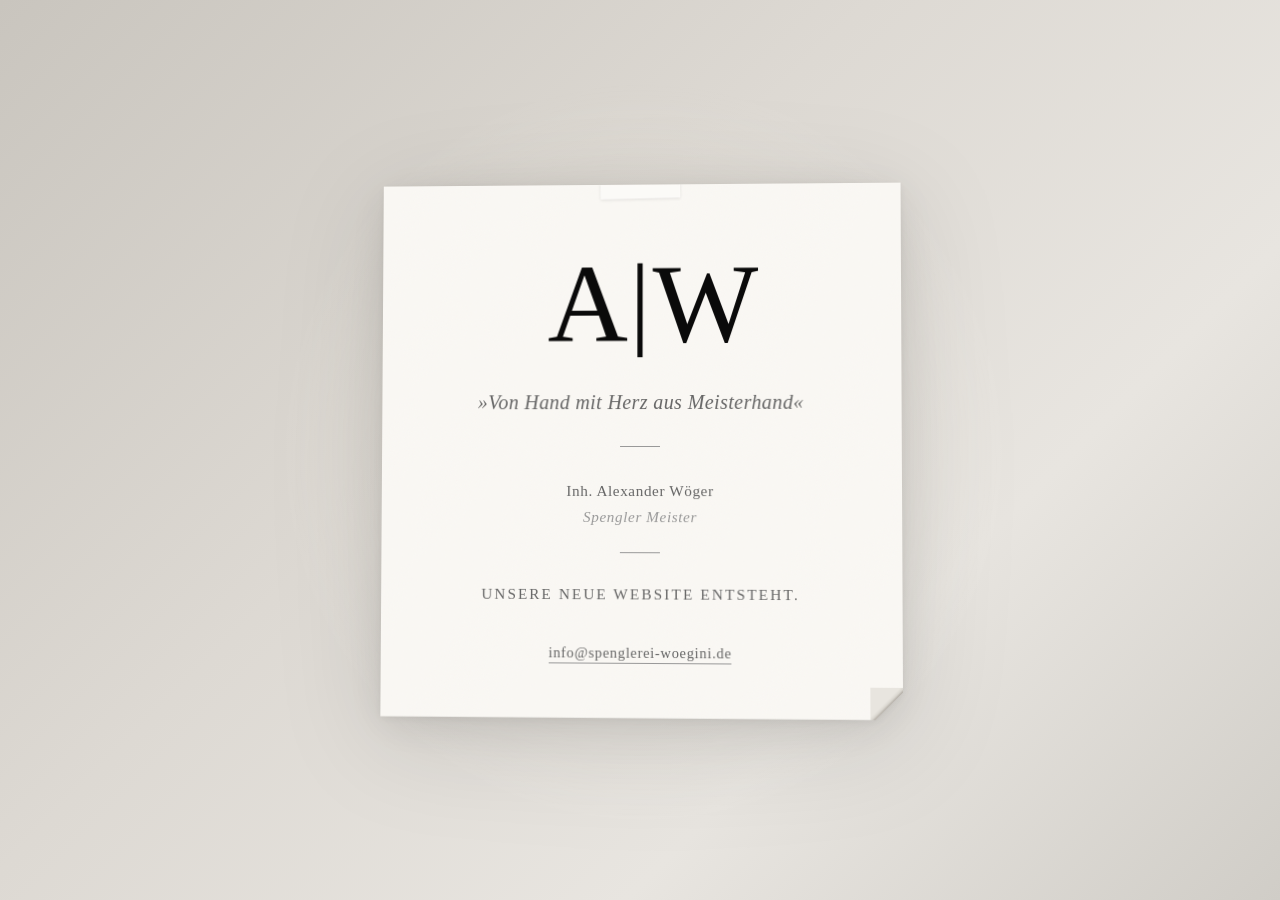
<file: placeholder.html>
<!DOCTYPE html>
<html lang="de">
<head>
  <meta charset="UTF-8">
  <meta name="viewport" content="width=device-width, initial-scale=1.0">
  <title>Spenglerei Wögini – Kommt bald</title>
  <link rel="preconnect" href="https://fonts.googleapis.com">
  <link rel="preconnect" href="https://fonts.gstatic.com" crossorigin>
  <link href="https://fonts.googleapis.com/css2?family=Cormorant+Garamond:ital,wght@0,300;0,400;0,600;1,300;1,400&display=swap" rel="stylesheet">
  <style>
    /* ===================================================
      SPENGLEREI WÖGINI — Coming Soon
      Aesthetic: Modern Spickzettel — crisp, elevated
      =================================================== */

    :root {
      --black: #0a0a0a;
      --charcoal: #222;
      --dark: #333;
      --stone: #666;
      --warm-gray: #999;
      --rule: #ddd;
      --paper: #faf8f4;
      --paper-edge: #ebe8e2;
      --bg: #d5d2cc;
      --font-display: Georgia, serif;
      --font-logo: Georgia, "Times New Roman", serif;
      --font-body: Georgia, "Times New Roman", serif;
    }

    * {
      margin: 0;
      padding: 0;
      box-sizing: border-box;
    }

    html {
      font-size: 16px;
    }

    body {
      font-family: var(--font-body);
      color: var(--dark);
      background: linear-gradient(135deg, #c9c5be 0%, #ddd9d3 40%, #e8e5e0 70%, #d0cdc7 100%) fixed;
      min-height: 100vh;
      display: flex;
      align-items: center;
      justify-content: center;
      padding: 2rem;
      perspective: 1200px;
      overflow-x: hidden;
    }

    /* ---- Card ---- */
    /* ---- Card wrapper (carries the shadow) ---- */
    .card-wrap {
      position: relative;
      max-width: 520px;
      width: 100%;
      transform: rotateY(-2deg) rotateX(1.5deg);
      transform-style: preserve-3d;
      animation: cardIn 1s cubic-bezier(0.22, 1, 0.36, 1) 0.1s both;
      filter:
        drop-shadow(0 2px 4px rgba(0,0,0,0.06))
        drop-shadow(0 8px 20px rgba(0,0,0,0.08))
        drop-shadow(0 20px 50px rgba(0,0,0,0.12));
      transition: filter 0.4s ease;
    }

    /* Radial spotlight glow behind the card */
    .card-wrap::after {
      content: "";
      position: absolute;
      top: -20%;
      left: -20%;
      width: 140%;
      height: 140%;
      background: radial-gradient(ellipse at center,
        rgba(255, 250, 240, 0.4) 0%,
        rgba(255, 248, 235, 0.15) 35%,
        transparent 70%);
      z-index: -1;
      pointer-events: none;
    }

    .card-wrap:hover {
      filter:
        drop-shadow(0 3px 6px rgba(0,0,0,0.05))
        drop-shadow(0 10px 25px rgba(0,0,0,0.07))
        drop-shadow(0 25px 60px rgba(0,0,0,0.10));
    }

    /* ---- Card (clipped corner) ---- */
    .card {
      position: relative;
      background: var(--paper);
      width: 100%;
      clip-path: polygon(0 0, 100% 0, 100% calc(100% - 32px), calc(100% - 32px) 100%, 0 100%);
      animation: clipPeek 4s ease-in-out 2s infinite;
    }

    @keyframes clipPeek {
      0%, 100% {
        clip-path: polygon(0 0, 100% 0, 100% calc(100% - 32px), calc(100% - 32px) 100%, 0 100%);
      }
      50% {
        clip-path: polygon(0 0, 100% 0, 100% calc(100% - 44px), calc(100% - 44px) 100%, 0 100%);
      }
    }

    /* ---- Dog-ear (separate element) ---- */
    .dog-ear {
      position: absolute;
      bottom: 0;
      right: 0;
      width: 32px;
      height: 32px;
      background: linear-gradient(315deg, transparent 42%, #b5b0a8 44%, #d8d5ce 48%, #e8e5df 54%);
      z-index: 3;
      transform-origin: bottom right;
      animation: dogEarPeek 4s ease-in-out 2s infinite;
    }

    @keyframes dogEarPeek {
      0%, 100% {
        width: 32px;
        height: 32px;
      }
      50% {
        width: 44px;
        height: 44px;
      }
    }

    /* Paper texture overlay */
    .card::before {
      content: "";
      position: absolute;
      inset: 0;
      pointer-events: none;
      opacity: 0.03;
      background-image: url("data:image/svg+xml,%3Csvg viewBox='0 0 256 256' xmlns='http://www.w3.org/2000/svg'%3E%3Cfilter id='n'%3E%3CfeTurbulence type='fractalNoise' baseFrequency='0.85' numOctaves='4' stitchTiles='stitch'/%3E%3C/filter%3E%3Crect width='100%25' height='100%25' filter='url(%23n)'/%3E%3C/svg%3E");
      background-size: 180px;
      z-index: 1;
    }

    /* Tape strip at top */
    .tape {
      position: absolute;
      top: -12px;
      left: 50%;
      transform: translateX(-50%) rotate(-1deg);
      width: 80px;
      height: 26px;
      background: rgba(255,255,255,0.35);
      backdrop-filter: blur(1px);
      border: 1px solid rgba(255,255,255,0.15);
      z-index: 10;
      box-shadow: 0 1px 3px rgba(0,0,0,0.1);
      animation: tapeIn 0.6s cubic-bezier(0.22, 1, 0.36, 1) 0s both;
    }

    @keyframes tapeIn {
      0% {
        opacity: 0;
        transform: translateX(-50%) rotate(-1deg) translateY(-10px);
      }
      100% {
        opacity: 1;
        transform: translateX(-50%) rotate(-1deg) translateY(0);
      }
    }

    @keyframes cardIn {
      0% {
        opacity: 0;
        transform: rotateY(-5deg) rotateX(4deg) translateY(30px) translateZ(0) scale(0.96);
      }
      100% {
        opacity: 1;
        transform: rotateY(-2deg) rotateX(1.5deg) translateY(0) translateZ(0) scale(1);
      }
    }



    /* ---- Card content ---- */
    .card-content {
      text-align: center;
      padding: 4rem 3.5rem 3.5rem;
      position: relative;
      z-index: 1;
    }

    /* ---- Logo monogram — Georgia ---- */
    .logo {
      display: flex;
      align-items: center;
      justify-content: center;
      margin-bottom: 2rem;
    }

    .logo .letter {
      font-family: var(--font-logo);
      font-size: 7rem;
      font-weight: 400;
      color: var(--black);
      line-height: 1;
      display: inline-block;
      width: 0.72em;
      text-align: center;
      animation: letterIn 0.7s cubic-bezier(0.22, 1, 0.36, 1) 0.4s both;
    }

    .logo .letter:last-child {
      animation-delay: 0.7s;
    }

    .logo .pipe {
      font-family: var(--font-logo);
      font-size: 6.5rem;
      font-weight: 300;
      color: var(--black);
      margin: 0 0.02em;
      line-height: 1;
      position: relative;
      top: -0.03em;
      animation: pipeIn 0.5s cubic-bezier(0.22, 1, 0.36, 1) 0.55s both;
    }

    @keyframes letterIn {
      0% {
        opacity: 0;
        transform: translateY(-20px);
      }
      100% {
        opacity: 1;
        transform: translateY(0);
      }
    }

    @keyframes pipeIn {
      0% {
        opacity: 0;
        transform: scaleY(0);
      }
      100% {
        opacity: 1;
        transform: scaleY(1);
      }
    }

    /* ---- Horizontal rules ---- */
    .rule {
      height: 1px;
      background: var(--warm-gray);
      margin: 0 auto 2rem;
      animation: ruleGrow 0.8s cubic-bezier(0.22, 1, 0.36, 1) 0.85s both;
    }

    .rule.rule-sm {
      background: var(--warm-gray);
      margin: 0 auto 2rem;
      animation: ruleGrowSm 0.8s cubic-bezier(0.22, 1, 0.36, 1) 1.3s both;
    }

    @keyframes ruleGrow {
      0% {
        width: 0;
        opacity: 0;
      }
      100% {
        width: 40px;
        opacity: 1;
      }
    }

    @keyframes ruleGrowSm {
      0% {
        width: 0;
        opacity: 0;
      }
      100% {
        width: 40px;
        opacity: 1;
      }
    }

    /* ---- Company name ---- */
    .card-content h1 {
      font-family: var(--font-display);
      font-size: 1.35rem;
      font-weight: 300;
      letter-spacing: 0.22em;
      text-transform: uppercase;
      color: var(--black);
      margin-bottom: 1.2rem;
      animation: fadeUp 0.8s cubic-bezier(0.22, 1, 0.36, 1) 0.9s both;
    }

    /* ---- Credentials ---- */
    .credentials {
      font-size: 0.95rem;
      color: var(--stone);
      letter-spacing: 0.04em;
      line-height: 1.6;
      margin-bottom: 0.3rem;
      animation: fadeUp 0.8s cubic-bezier(0.22, 1, 0.36, 1) 1.05s both;
    }

    /* ---- Title Carousel ---- */
    .title-carousel {
      height: 18px;
      overflow: hidden;
      margin-bottom: 1.6rem;
      animation: fadeUp 0.8s cubic-bezier(0.22, 1, 0.36, 1) 1.1s both;
    }

    .title-track {
      display: flex;
      flex-direction: column;
      animation: carouselScroll 10s cubic-bezier(0.45, 0, 0.55, 1) 2.5s infinite;
    }

    .title-track span {
      font-size: 0.95rem;
      font-style: italic;
      color: var(--warm-gray);
      letter-spacing: 0.04em;
      height: 18px;
      line-height: 18px;
      flex-shrink: 0;
    }

    @keyframes carouselScroll {
      0%, 16%    { transform: translateY(0); }
      18%, 36%   { transform: translateY(-18px); }
      38%, 56%   { transform: translateY(-36px); }
      58%, 76%   { transform: translateY(-54px); }
      78%, 96%   { transform: translateY(-72px); }
      98%, 100%  { transform: translateY(0); }
    }

    /* ---- Slogan ---- */
    .slogan {
      font-family: var(--font-display);
      font-size: 1.25rem;
      font-style: italic;
      font-weight: 300;
      color: var(--stone);
      letter-spacing: 0.02em;
      margin-bottom: 2rem;
      animation: fadeUp 0.8s cubic-bezier(0.22, 1, 0.36, 1) 1.2s both;
    }

    /* ---- Status ---- */
    .status {
      font-family: var(--font-display);
      font-size: 0.95rem;
      font-weight: 400;
      color: var(--stone);
      letter-spacing: 0.14em;
      text-transform: uppercase;
      margin-bottom: 2.5rem;
      animation: fadeUp 0.8s cubic-bezier(0.22, 1, 0.36, 1) 1.4s both;
    }

    /* ---- Contact ---- */
    .contact {
      animation: fadeUp 0.8s cubic-bezier(0.22, 1, 0.36, 1) 1.6s both;
    }

    .contact a {
      font-size: 0.9rem;
      color: var(--stone);
      text-decoration: none;
      letter-spacing: 0.05em;
      border-bottom: 1px solid var(--warm-gray);
      padding-bottom: 2px;
      transition: color 0.3s, border-color 0.3s;
    }

    .contact a:hover {
      color: var(--black);
      border-bottom-color: var(--black);
    }

    /* ---- Shared fade-up animation ---- */
    @keyframes fadeUp {
      0% {
        opacity: 0;
        transform: translateY(12px);
      }
      100% {
        opacity: 1;
        transform: translateY(0);
      }
    }

    /* ---- Responsive ---- */
    @media (max-width: 540px) {
      body {
        padding: 1.5rem 1rem;
      }

      .card-wrap {
        transform: rotateY(-1deg) rotateX(1deg);
      }

      .card-wrap::after {
        display: none;
      }

      .card-content {
        padding: 3rem 2rem 2.5rem;
      }

      .logo .letter {
        font-size: 5rem;
      }

      .logo .pipe {
        font-size: 4.5rem;
      }

      .card-content h1 {
        font-size: 1.1rem;
        letter-spacing: 0.14em;
      }
    }
  </style>
</head>
<body>

  <div class="card-wrap">
    <div class="dog-ear"></div>
    <div class="card">
      <!-- Tape strip at top -->
      <div class="tape"></div>

      <div class="card-content">

      <div class="logo" aria-label="A W Monogramm">
        <span class="letter">A</span><span class="pipe">|</span><span class="letter">W</span>
      </div>

      <p class="slogan">»Von Hand mit Herz aus Meisterhand«</p>

      <div class="rule"></div>

      <p class="credentials">
        Inh. Alexander Wöger
      </p>
      <div class="title-carousel">
        <div class="title-track">
          <span>Spengler Meister</span>
          <span>Klempner Meister</span>
          <span>Flaschner Meister</span>
          <span>Blechner Meister</span>
          <span>Bachelor Professional</span>
        </div>
      </div>

      <div class="rule rule-sm"></div>

      <p class="status">Unsere neue Website entsteht.</p>

      <div class="contact">
        <a href="mailto:info@spenglerei-woegini.de">info@spenglerei-woegini.de</a>
      </div>

    </div>
  </div>
  </div>

</body>
</html>
</file>
<file: style.css>
/* ===================================================
   SPENGLEREI WÖGINI — Production Website
   Aesthetic: Architectural Precision / Monochrome 3D
   
   Theme: Custom "Architectural Monochrome"
   - Palette: Pure black/white with warm grays
   - Typography: Georgia (logo+display), Georgia (body) 
   - Personality: Industrial precision meets craftsmanship
   - Depth: 3D perspective transforms, layered shadows
   =================================================== */

/* --- Design Tokens (ckm-design-system pattern) --- */
:root {
  /* Primitive Tokens */
  --black: #0a0a0a;
  --white: #ffffff;
  --gray-50: #fafafa;
  --gray-100: #f5f5f5;
  --gray-200: #e5e5e5;
  --gray-300: #d4d4d4;
  --gray-400: #a3a3a3;
  --gray-500: #636363;
  --gray-600: #525252;
  --gray-700: #404040;
  --gray-800: #262626;
  --gray-900: #171717;

  /* Semantic Tokens */
  --color-surface: var(--white);
  --color-surface-alt: var(--gray-50);
  --color-surface-elevated: var(--white);
  --color-surface-inverse: var(--black);
  --color-text-primary: var(--gray-900);
  --color-text-secondary: var(--gray-600);
  --color-text-tertiary: var(--gray-500);
  --color-text-inverse: var(--gray-100);
  --color-border: var(--gray-200);
  --color-border-subtle: var(--gray-100);
  --color-accent: var(--black);

  /* Typography */
  --font-logo: Georgia, "Times New Roman", serif;
  --font-display: Georgia, "Times New Roman", serif;
  --font-body: Georgia, "Times New Roman", serif;

  /* Type Scale (1.25 ratio) */
  --text-xs: 0.75rem;
  --text-sm: 0.875rem;
  --text-base: 1rem;
  --text-lg: 1.125rem;
  --text-xl: 1.25rem;
  --text-2xl: 1.5rem;
  --text-3xl: 1.875rem;
  --text-4xl: 2.25rem;
  --text-5xl: 3rem;

  /* Spacing Scale (4px base) */
  --space-1: 0.25rem;   /* 4px */
  --space-2: 0.5rem;    /* 8px */
  --space-3: 0.75rem;   /* 12px */
  --space-4: 1rem;      /* 16px */
  --space-5: 1.25rem;   /* 20px */
  --space-6: 1.5rem;    /* 24px */
  --space-8: 2rem;      /* 32px */
  --space-10: 2.5rem;   /* 40px */
  --space-12: 3rem;     /* 48px */
  --space-16: 4rem;     /* 64px */
  --space-20: 5rem;     /* 80px */
  --space-24: 6rem;     /* 96px */
  --space-32: 8rem;     /* 128px */

  /* Layout */
  --container-max: 1200px;
  --nav-height: 72px;

  /* Shadows (3D Depth System) */
  --shadow-xs: 0 1px 2px rgba(10,10,10,0.04);
  --shadow-sm: 0 1px 3px rgba(10,10,10,0.06), 0 2px 8px rgba(10,10,10,0.04);
  --shadow-md: 0 4px 12px rgba(10,10,10,0.06), 0 8px 24px rgba(10,10,10,0.04);
  --shadow-lg: 0 8px 24px rgba(10,10,10,0.08), 0 16px 48px rgba(10,10,10,0.06);
  --shadow-xl: 0 16px 32px rgba(10,10,10,0.08), 0 24px 64px rgba(10,10,10,0.1);
  --shadow-3d: 
    0 1px 1px rgba(10,10,10,0.02),
    0 2px 4px rgba(10,10,10,0.03),
    0 4px 8px rgba(10,10,10,0.04),
    0 8px 16px rgba(10,10,10,0.05),
    0 16px 32px rgba(10,10,10,0.04);

  /* Transitions */
  --ease-out: cubic-bezier(0.16, 1, 0.3, 1);
  --ease-in-out: cubic-bezier(0.65, 0, 0.35, 1);
  --duration-fast: 150ms;
  --duration-base: 250ms;
  --duration-slow: 400ms;

  /* Z-Index Scale */
  --z-base: 0;
  --z-above: 10;
  --z-nav: 100;
  --z-overlay: 200;
  --z-modal: 300;
}

/* --- Base Styles --- */
*,
*::before,
*::after {
  box-sizing: border-box;
}

html {
  font-size: 16px;
  scroll-behavior: smooth;
  scroll-padding-top: var(--nav-height);
}

body {
  font-family: var(--font-body);
  font-size: var(--text-base);
  line-height: 1.65;
  color: var(--color-text-primary);
  background-color: var(--color-surface);
  -webkit-font-smoothing: antialiased;
  -moz-osx-font-smoothing: grayscale;
  touch-action: manipulation;
  overflow-x: hidden;
}

img {
  display: block;
  max-width: 100%;
  height: auto;
}

a {
  color: var(--color-accent);
  text-decoration: none;
  transition: color var(--duration-fast) var(--ease-out);
}

a:hover {
  color: var(--color-text-secondary);
}

/* --- Focus Styles (Accessibility – CRITICAL) --- */
:focus-visible {
  outline: 2px solid var(--color-accent);
  outline-offset: 3px;
}

.kontakt :focus-visible,
.site-footer :focus-visible {
  outline-color: var(--white);
}

/* --- Scroll Margin for Anchor Navigation --- */
[id] {
  scroll-margin-top: calc(var(--nav-height) + var(--space-12));
}

/* --- Skip Link (Accessibility) --- */
.skip-link {
  position: absolute;
  top: -100%;
  left: var(--space-4);
  z-index: var(--z-modal);
  padding: var(--space-3) var(--space-6);
  background: var(--color-accent);
  color: var(--white);
  font-size: var(--text-sm);
  border-radius: 0 0 4px 4px;
  transition: top var(--duration-fast) var(--ease-out);
}

.skip-link:focus {
  top: 0;
  color: var(--white);
}

/* --- Container --- */
.container {
  max-width: var(--container-max);
  margin: 0 auto;
  padding: 0 var(--space-8);
}

/* --- Section Titles --- */
.section-title {
  font-family: var(--font-display);
  font-size: clamp(var(--text-3xl), 4vw, var(--text-4xl));
  font-weight: 400;
  color: var(--color-text-primary);
  text-align: center;
  margin-bottom: var(--space-4);
  letter-spacing: -0.02em;
  text-wrap: balance;
}

.section-subtitle {
  font-size: var(--text-lg);
  color: var(--color-text-tertiary);
  text-align: center;
  margin-bottom: var(--space-16);
  text-wrap: balance;
}

/* --- Buttons (Touch target min 44px) --- */
.btn {
  display: inline-flex;
  align-items: center;
  justify-content: center;
  font-family: var(--font-body);
  font-size: var(--text-sm);
  font-weight: 400;
  letter-spacing: 0.06em;
  text-transform: uppercase;
  padding: 0.875rem 2rem;
  min-height: 48px;
  border: none;
  cursor: pointer;
  transition: 
    background-color var(--duration-base) var(--ease-out),
    box-shadow var(--duration-base) var(--ease-out),
    transform var(--duration-fast) var(--ease-out);
}

.btn-primary {
  background-color: var(--color-accent);
  color: var(--white);
  box-shadow: var(--shadow-md);
}

.btn-primary:hover {
  background-color: var(--gray-800);
  color: var(--white);
  box-shadow: var(--shadow-lg);
  transform: translateY(-2px);
}

.btn-primary:active {
  transform: translateY(0);
  box-shadow: var(--shadow-sm);
}

.btn-lg {
  font-size: var(--text-base);
  padding: 1.1rem 2.75rem;
  min-height: 52px;
}

/* ===================================================
   NAVIGATION
   =================================================== */
.site-header {
  position: fixed;
  top: 0;
  left: 0;
  right: 0;
  z-index: var(--z-nav);
  height: var(--nav-height);
  background-color: rgba(255, 255, 255, 0.92);
  backdrop-filter: blur(16px);
  -webkit-backdrop-filter: blur(16px);
  border-bottom: 1px solid transparent;
  transition: 
    border-color var(--duration-base) var(--ease-out),
    box-shadow var(--duration-base) var(--ease-out);
}

.site-header.is-scrolled {
  border-bottom-color: var(--color-border);
  box-shadow: var(--shadow-xs);
}

.nav {
  display: flex;
  align-items: center;
  justify-content: space-between;
  max-width: var(--container-max);
  margin: 0 auto;
  padding: 0 var(--space-8);
  height: 100%;
}

.nav-logo {
  display: flex;
  align-items: center;
  gap: 0;
  text-decoration: none;
  transition: opacity var(--duration-fast) var(--ease-out);
}

.nav-logo:hover {
  opacity: 0.7;
}

.nav-logo-letter {
  font-family: var(--font-logo);
  font-size: 1.5rem;
  font-weight: 400;
  color: var(--black);
  line-height: 1;
}

.nav-logo-pipe {
  font-family: var(--font-logo);
  font-size: 1.4rem;
  font-weight: 300;
  color: var(--black);
  margin: 0 0.08em;
  line-height: 1;
  opacity: 0.6;
}

.nav-menu {
  display: flex;
  align-items: center;
  gap: var(--space-8);
  list-style: none;
  margin: 0;
  padding: 0;
}

.nav-menu a {
  font-size: var(--text-sm);
  font-weight: 400;
  letter-spacing: 0.04em;
  color: var(--color-text-secondary);
  padding: var(--space-2) 0;
  position: relative;
  transition: color var(--duration-fast) var(--ease-out);
}

.nav-menu a.is-active {
  color: var(--color-text-primary);
}

.nav-menu a.is-active::after {
  width: 100%;
}

.nav-menu .btn.is-active {
  color: var(--color-text-primary);
  background-color: transparent;
  border: 1px solid var(--color-text-primary);
  box-shadow: none;
}

.nav-menu a::after {
  content: "";
  position: absolute;
  bottom: -2px;
  left: 0;
  width: 0;
  height: 1px;
  background-color: var(--color-accent);
  transition: width var(--duration-base) var(--ease-out);
}

.nav-menu a:hover {
  color: var(--color-text-primary);
}

.nav-menu a:hover::after {
  width: 100%;
}

/* Hamburger (min 44px touch target) */
.nav-toggle {
  display: none;
  flex-direction: column;
  justify-content: center;
  align-items: center;
  gap: 5px;
  width: 48px;
  height: 48px;
  padding: 12px;
  background: none;
  border: none;
  cursor: pointer;
  -webkit-tap-highlight-color: transparent;
}

.nav-toggle-bar {
  display: block;
  width: 22px;
  height: 2px;
  background-color: var(--black);
  transition: 
    transform var(--duration-fast) var(--ease-out),
    opacity var(--duration-fast) var(--ease-out);
  transform-origin: center;
}

/* Animated hamburger → X */
.nav-toggle[aria-expanded="true"] .nav-toggle-bar {
  opacity: 0;
  transform: scale(0);
}

.nav-toggle[aria-expanded="true"] {
  position: relative;
}

.nav-toggle[aria-expanded="true"]::before,
.nav-toggle[aria-expanded="true"]::after {
  content: "";
  position: absolute;
  width: 22px;
  height: 2px;
  background-color: var(--black);
  top: 50%;
  left: 50%;
  opacity: 0;
  animation: fadeInX var(--duration-fast) var(--ease-out) 150ms forwards;
}

.nav-toggle[aria-expanded="true"]::before {
  transform: translate(-50%, -50%) rotate(45deg);
}

.nav-toggle[aria-expanded="true"]::after {
  transform: translate(-50%, -50%) rotate(-45deg);
}

@keyframes fadeInX {
  to { opacity: 1; }
}

/* ===================================================
   HERO
   =================================================== */
.hero {
  padding-top: calc(var(--nav-height) + var(--space-20));
  padding-bottom: var(--space-32);
  background-color: #e8e8e8;
  position: relative;
  overflow: hidden;
}

/* Brushed metal — diagonal streaks */
.hero::before {
  content: "";
  position: absolute;
  inset: 0;
  background:
    repeating-linear-gradient(
      135deg,
      transparent,
      transparent 1px,
      rgba(255,255,255,0.07) 1px,
      rgba(255,255,255,0.07) 2px,
      transparent 2px,
      transparent 4px
    ),
    repeating-linear-gradient(
      135deg,
      transparent,
      transparent 3px,
      rgba(0,0,0,0.03) 3px,
      rgba(0,0,0,0.03) 4px,
      transparent 4px,
      transparent 9px
    ),
    linear-gradient(135deg, rgba(255,255,255,0.15) 0%, transparent 40%, rgba(0,0,0,0.06) 70%, transparent 100%);
  pointer-events: none;
}

/* Fine noise grain for metallic texture */
.hero::after {
  content: "";
  position: absolute;
  inset: 0;
  opacity: 0.06;
  background-image: url("data:image/svg+xml,%3Csvg viewBox='0 0 256 256' xmlns='http://www.w3.org/2000/svg'%3E%3Cfilter id='n'%3E%3CfeTurbulence type='fractalNoise' baseFrequency='1.2' numOctaves='4' stitchTiles='stitch'/%3E%3C/filter%3E%3Crect width='100%25' height='100%25' filter='url(%23n)'/%3E%3C/svg%3E");
  background-size: 150px;
  mix-blend-mode: multiply;
  pointer-events: none;
}

.hero-inner {
  max-width: var(--container-max);
  margin: 0 auto;
  padding: 0 var(--space-8);
  display: grid;
  grid-template-columns: 1fr 1fr;
  gap: var(--space-16);
  align-items: center;
  position: relative;
  z-index: 1;
}

.hero-content {
  position: relative;
}

/* Logo — Georgia only */
.hero-logo {
  display: flex;
  align-items: center;
  margin-bottom: var(--space-8);
  animation: fadeInUp 0.8s var(--ease-out) 0.1s both;
}

.hero-logo-letter {
  font-family: var(--font-logo);
  font-size: clamp(4rem, 8vw, 5.5rem);
  font-weight: 400;
  color: var(--black);
  line-height: 1;
  display: inline-block;
  width: 0.72em;
  text-align: center;
}

.hero-logo-pipe {
  font-family: var(--font-logo);
  font-size: clamp(3.5rem, 7vw, 5rem);
  font-weight: 300;
  color: var(--black);
  margin: 0 0.04em;
  line-height: 1;
  opacity: 0.5;
}

.hero-title {
  font-family: var(--font-display);
  font-size: clamp(var(--text-xl), 2.5vw, var(--text-2xl));
  font-weight: 400;
  color: var(--color-text-primary);
  letter-spacing: 0.12em;
  text-transform: uppercase;
  margin-bottom: var(--space-6);
  animation: fadeInUp 0.8s var(--ease-out) 0.2s both;
  text-wrap: balance;
}

.hero-slogan {
  font-family: var(--font-display);
  font-size: clamp(var(--text-lg), 2vw, var(--text-xl));
  font-style: italic;
  font-weight: 400;
  color: var(--color-text-secondary);
  margin-bottom: var(--space-8);
  animation: fadeInUp 0.8s var(--ease-out) 0.35s both;
}

/* Title Carousel */
.hero-carousel-row {
  display: flex;
  align-items: center;
  gap: var(--space-4);
  margin-bottom: var(--space-10);
  animation: fadeInUp 0.8s var(--ease-out) 0.5s both;
}

.hero-carousel {
  height: 24px;
  overflow: hidden;
}

.hero-carousel-track {
  display: flex;
  flex-direction: column;
  animation: heroCarousel 12s var(--ease-in-out) 2s infinite;
}

.hero-carousel-track.is-paused {
  animation-play-state: paused;
}

/* Pause/play control for auto-running motion (WCAG 2.2.2) — visually subtle */
.motion-toggle {
  display: inline-flex;
  align-items: center;
  justify-content: center;
  width: 44px;
  height: 44px;
  flex-shrink: 0;
  padding: 0;
  border: 0;
  background: none;
  color: var(--color-text-tertiary);
  opacity: 0.4;
  cursor: pointer;
  transition:
    color var(--duration-fast) var(--ease-out),
    opacity var(--duration-fast) var(--ease-out);
}

.motion-toggle:hover,
.motion-toggle:focus-visible,
.motion-toggle[aria-pressed="true"] {
  color: var(--color-text-primary);
  opacity: 1;
}

.motion-toggle svg {
  width: 16px;
  height: 16px;
}

.motion-toggle--sm {
  width: 32px;
  height: 32px;
}

.motion-toggle--sm svg {
  width: 13px;
  height: 13px;
}

/* On pointer devices that can hover, keep the controls hidden until the
   surrounding area is hovered or keyboard-focused (touch devices, which
   can't hover, keep them subtly visible via the base opacity above). */
@media (hover: hover) {
  .hero-carousel-toggle,
  .gallery-toggle {
    opacity: 0;
  }

  .hero-carousel-row:hover .hero-carousel-toggle,
  .hero-carousel-row:focus-within .hero-carousel-toggle,
  .galerie .section-subtitle:hover .gallery-toggle,
  .galerie .section-subtitle:focus-within .gallery-toggle,
  .motion-toggle:focus-visible,
  .motion-toggle[aria-pressed="true"] {
    opacity: 1;
  }
}

.motion-toggle-play {
  display: none;
}

.motion-toggle[aria-pressed="true"] .motion-toggle-pause {
  display: none;
}

.motion-toggle[aria-pressed="true"] .motion-toggle-play {
  display: block;
}

.gallery-toggle {
  display: inline-flex;
  vertical-align: middle;
  margin-left: var(--space-2);
}

/* No moving content under reduced motion → no pause control needed */
@media (prefers-reduced-motion: reduce) {
  .motion-toggle {
    display: none;
  }
}

.hero-carousel-track span {
  font-family: var(--font-display);
  font-size: var(--text-base);
  font-style: italic;
  color: var(--color-text-tertiary);
  letter-spacing: 0.04em;
  height: 24px;
  line-height: 24px;
  flex-shrink: 0;
}

@keyframes heroCarousel {
  0%, 16%    { transform: translateY(0); }
  20%, 36%   { transform: translateY(-24px); }
  40%, 56%   { transform: translateY(-48px); }
  60%, 76%   { transform: translateY(-72px); }
  80%, 96%   { transform: translateY(-96px); }
  100%       { transform: translateY(0); }
}

.hero .btn {
  animation: fadeInUp 0.8s var(--ease-out) 0.65s both;
}

/* Portrait — 3D perspective frame */
.hero-portrait {
  position: relative;
  z-index: 1;
  display: flex;
  flex-direction: column;
  align-items: center;
  animation: fadeInUp 0.8s var(--ease-out) 0.3s both;
}

.hero-portrait-frame {
  position: relative;
  width: 100%;
  max-width: 400px;
  aspect-ratio: 4 / 5;
  overflow: hidden;
  /* Multi-layer 3D shadow for depth */
  box-shadow: var(--shadow-3d);
  /* 3D tilt */
  transform: perspective(1000px) rotateY(-4deg) rotateX(2deg);
  transition: 
    transform var(--duration-slow) var(--ease-out),
    box-shadow var(--duration-slow) var(--ease-out);
}

.hero-portrait-frame:hover {
  transform: perspective(1000px) rotateY(-1deg) rotateX(0.5deg);
  box-shadow: var(--shadow-xl);
}

.hero-portrait-frame img {
  width: 100%;
  height: 100%;
  object-fit: cover;
  object-position: center center;
}

/* Architectural frame lines */
.hero-portrait-frame::before {
  content: "";
  position: absolute;
  inset: var(--space-4);
  border: 1px solid rgba(255,255,255,0.2);
  pointer-events: none;
  z-index: 1;
}

.hero-portrait-frame::after {
  content: "";
  position: absolute;
  inset: 0;
  background: linear-gradient(180deg, transparent 60%, rgba(10,10,10,0.15) 100%);
  pointer-events: none;
}

.hero-portrait-caption {
  margin-top: var(--space-6);
  font-family: var(--font-display);
  font-size: var(--text-base);
  color: var(--color-text-secondary);
  text-align: center;
  line-height: 1.5;
}

.hero-portrait-caption span {
  font-size: var(--text-sm);
  color: var(--color-text-tertiary);
  font-style: italic;
}

/* ===================================================
   LEISTUNGEN (Services)
   =================================================== */
.leistungen {
  padding: var(--space-20) 0;
  background-color: var(--color-surface);
  position: relative;
}

.services-grid {
  display: grid;
  grid-template-columns: repeat(3, 1fr);
  gap: var(--space-6);
}

.service-card {
  background: var(--color-surface);
  border: 1px solid var(--color-border);
  padding: var(--space-10);
  position: relative;
  /* 3D card depth */
  box-shadow: var(--shadow-3d);
  transform: perspective(800px) translateZ(0);
  transition: 
    transform var(--duration-base) var(--ease-out),
    box-shadow var(--duration-base) var(--ease-out),
    border-color var(--duration-base) var(--ease-out);
}

.service-card:hover {
  box-shadow: var(--shadow-lg);
  transform: perspective(800px) translateZ(8px);
  border-color: var(--gray-300);
}

/* Top accent line */
.service-card::before {
  content: "";
  position: absolute;
  top: 0;
  left: 0;
  right: 0;
  height: 2px;
  background: var(--black);
  transform: scaleX(0);
  transform-origin: left;
  transition: transform var(--duration-base) var(--ease-out);
}

.service-card:hover::before {
  transform: scaleX(1);
}

.service-card-icon {
  width: 44px;
  height: 44px;
  margin-bottom: var(--space-6);
  color: var(--black);
}

.service-card-icon svg {
  width: 100%;
  height: 100%;
}

.service-card h3 {
  font-family: var(--font-display);
  font-size: var(--text-lg);
  font-weight: 400;
  color: var(--color-text-primary);
  margin-bottom: var(--space-3);
}

.service-card p {
  font-size: var(--text-sm);
  color: var(--color-text-secondary);
  line-height: 1.7;
  margin-bottom: var(--space-6);
}

.service-card-btn {
  font-family: var(--font-body);
  font-size: var(--text-xs);
  font-weight: 400;
  color: var(--color-text-primary);
  background: none;
  border: none;
  padding: var(--space-3) 0;
  cursor: pointer;
  letter-spacing: 0.08em;
  text-transform: uppercase;
  border-bottom: 1px solid var(--color-border);
  transition: border-color var(--duration-fast) var(--ease-out);
  min-height: 44px;
  display: inline-flex;
  align-items: center;
  -webkit-tap-highlight-color: transparent;
}

.service-card-btn:hover {
  border-color: var(--color-accent);
}

.service-card-btn[aria-expanded="true"] {
  border-color: var(--color-accent);
}

/* Service Detail (expandable) */
.service-detail {
  margin-top: var(--space-6);
  padding-top: var(--space-6);
  border-top: 1px solid var(--color-border-subtle);
  animation: fadeIn var(--duration-base) var(--ease-out);
}

@keyframes fadeIn {
  from { opacity: 0; }
  to { opacity: 1; }
}

.service-detail ul {
  list-style: none;
  padding: 0;
  margin: 0;
}

.service-detail li {
  font-size: var(--text-sm);
  color: var(--color-text-secondary);
  padding: var(--space-2) 0;
  padding-left: var(--space-6);
  position: relative;
  line-height: 1.6;
}

.service-detail li::before {
  content: "";
  position: absolute;
  left: 0;
  top: 50%;
  width: 10px;
  height: 1px;
  background-color: var(--color-text-tertiary);
}

/* Extra Services */
.services-extra {
  text-align: center;
  margin-top: var(--space-8);
}

.services-extra h3 {
  font-family: var(--font-display);
  font-size: var(--text-base);
  font-weight: 400;
  color: var(--color-text-secondary);
  margin-bottom: var(--space-6);
}

.services-extra-list {
  list-style: none;
  padding: 0;
  margin: 0;
  display: flex;
  flex-wrap: wrap;
  justify-content: center;
  gap: var(--space-3);
}

.services-extra-list li {
  font-size: var(--text-xs);
  color: var(--color-text-secondary);
  padding: var(--space-1) var(--space-4);
  border: 1px solid var(--color-border);
  background: var(--color-surface-elevated);
  transition: border-color var(--duration-fast) var(--ease-out);
}

.services-extra-list li:hover {
  border-color: var(--gray-400);
}

/* ===================================================
   ÜBER UNS (About)
   =================================================== */
.ueber-uns {
  padding: var(--space-20) 0;
  background-color: var(--color-surface);
  position: relative;
}

/* Subtle texture */
.ueber-uns::before {
  content: "";
  position: absolute;
  inset: 0;
  opacity: 0.015;
  background-image: url("data:image/svg+xml,%3Csvg viewBox='0 0 256 256' xmlns='http://www.w3.org/2000/svg'%3E%3Cfilter id='n'%3E%3CfeTurbulence type='fractalNoise' baseFrequency='0.8' numOctaves='3' stitchTiles='stitch'/%3E%3C/filter%3E%3Crect width='100%25' height='100%25' filter='url(%23n)'/%3E%3C/svg%3E");
  pointer-events: none;
}

.about-content {
  display: grid;
  grid-template-columns: 1fr 2fr;
  gap: var(--space-16);
  align-items: start;
  position: relative;
}

/* About portrait */
.about-portrait {
  display: flex;
  flex-direction: column;
  align-items: center;
}

.about-portrait-frame {
  position: relative;
  width: 100%;
  aspect-ratio: 3 / 4;
  overflow: hidden;
  box-shadow: var(--shadow-3d);
  transform: perspective(800px) rotateY(3deg) rotateX(1deg);
  transition: transform var(--duration-slow) var(--ease-out);
}

.about-portrait-frame:hover {
  transform: perspective(800px) rotateY(1deg) rotateX(0.5deg);
}

.about-portrait-frame img {
  width: 100%;
  height: 100%;
  object-fit: cover;
  object-position: center top;
}

.about-portrait-caption {
  margin-top: var(--space-4);
  font-family: var(--font-display);
  font-size: var(--text-sm);
  color: var(--color-text-secondary);
  text-align: center;
  line-height: 1.5;
}

.about-portrait-caption span {
  font-size: var(--text-xs);
  color: var(--color-text-tertiary);
}

.about-text p {
  font-size: var(--text-base);
  line-height: 1.8;
  color: var(--color-text-secondary);
  margin-bottom: var(--space-6);
}

.about-text p:last-child {
  margin-bottom: 0;
}

.about-highlight {
  font-family: var(--font-display);
  font-size: var(--text-lg);
  color: var(--color-text-primary);
  padding-top: var(--space-6);
  border-top: 1px solid var(--color-border);
  margin-top: var(--space-6);
}

/* Stats — horizontal row below text */
.about-stats {
  display: flex;
  flex-direction: row;
  gap: 0;
  padding: var(--space-8);
  margin-top: var(--space-10);
  background: var(--color-surface-elevated);
  box-shadow: var(--shadow-lg);
}

.stat {
  flex: 1;
  text-align: center;
  padding: var(--space-4) var(--space-6);
  border-right: 1px solid var(--color-border-subtle);
}

.stat:last-child {
  border-right: none;
}

.stat-number {
  display: block;
  font-family: var(--font-display);
  font-size: var(--text-2xl);
  font-weight: 400;
  font-variant-numeric: tabular-nums;
  color: var(--color-text-primary);
  margin-bottom: var(--space-1);
}

.stat-label {
  font-size: var(--text-xs);
  color: var(--color-text-tertiary);
  text-transform: uppercase;
  letter-spacing: 0.12em;
}

/* ===================================================
   GALERIE (Gallery)
   =================================================== */
.galerie {
  padding: var(--space-20) 0 var(--space-12);
  background-color: var(--color-surface-alt);
  overflow: hidden;
}

.gallery-strip {
  margin-top: var(--space-10);
  overflow-x: auto;
  position: relative;
  scrollbar-width: none;
  cursor: grab;
  user-select: none;
}

.gallery-strip:active {
  cursor: grabbing;
}

.gallery-strip::-webkit-scrollbar {
  display: none;
}

/* Fade edges - on .galerie to stay fixed over scroll */
.galerie {
  position: relative;
}

.galerie::before,
.galerie::after {
  content: "";
  position: absolute;
  top: 0;
  bottom: 0;
  width: 100px;
  z-index: var(--z-above);
  pointer-events: none;
}

.galerie::before {
  left: 0;
  background: linear-gradient(90deg, var(--color-surface-alt), transparent);
}

.galerie::after {
  right: 0;
  background: linear-gradient(270deg, var(--color-surface-alt), transparent);
}

.gallery-track {
  display: flex;
  gap: var(--space-4);
  width: max-content;
  padding: 0 var(--space-8);
}

.gallery-item {
  flex-shrink: 0;
  width: 320px;
  overflow: visible;
  margin: 0;
  box-shadow: var(--shadow-md);
  cursor: grab;
  contain: layout style;
  /* 3D lift on hover */
  transform: perspective(600px) translateZ(0);
  transition: 
    box-shadow var(--duration-base) var(--ease-out),
    transform var(--duration-base) var(--ease-out);
}

.gallery-item img {
  display: block;
  width: 100%;
  height: 240px;
  object-fit: cover;
  -webkit-user-drag: none;
  user-select: none;
  pointer-events: none;
}

.gallery-item:hover {
  box-shadow: var(--shadow-lg);
  transform: perspective(600px) translateZ(10px);
}

.gallery-item:hover img {
  transform: scale(1.04);
}

@keyframes galleryScroll {
  0% {
    transform: translateX(0);
  }
  100% {
    transform: translateX(-50%);
  }
}

/* ===================================================
   KONTAKT (Contact)
   =================================================== */
.kontakt {
  padding: var(--space-20) 0;
  background-color: var(--color-surface-inverse);
  color: var(--color-text-inverse);
  position: relative;
}

/* Architectural corner accent */
.kontakt::before {
  content: "";
  position: absolute;
  top: var(--space-12);
  left: var(--space-12);
  width: 60px;
  height: 60px;
  border-left: 1px solid var(--gray-700);
  border-top: 1px solid var(--gray-700);
  pointer-events: none;
  opacity: 0.5;
}

.kontakt::after {
  content: "";
  position: absolute;
  bottom: var(--space-12);
  right: var(--space-12);
  width: 60px;
  height: 60px;
  border-right: 1px solid var(--gray-700);
  border-bottom: 1px solid var(--gray-700);
  pointer-events: none;
  opacity: 0.5;
}

.kontakt .section-title {
  color: var(--white);
}

.kontakt .section-subtitle {
  color: var(--gray-400);
}

.contact-grid {
  display: grid;
  grid-template-columns: 1fr 1fr;
  gap: var(--space-16);
  align-items: start;
}

.contact-info {
  display: flex;
  flex-direction: column;
  gap: var(--space-8);
}

.contact-item h3 {
  font-family: var(--font-display);
  font-size: var(--text-xs);
  font-weight: 400;
  text-transform: uppercase;
  letter-spacing: 0.12em;
  color: var(--gray-400);
  margin-bottom: var(--space-2);
}

.contact-item address,
.contact-item p {
  font-style: normal;
  font-size: var(--text-base);
  line-height: 1.75;
  color: var(--gray-200);
}

.contact-item a {
  color: var(--white);
  border-bottom: 1px solid var(--gray-600);
  padding-bottom: 2px;
  transition: border-color var(--duration-fast) var(--ease-out);
}

.contact-item a:hover {
  color: var(--white);
  border-color: var(--white);
}

.contact-cta {
  display: flex;
  flex-direction: column;
  align-items: flex-start;
  gap: var(--space-6);
}

.contact-cta-buttons {
  display: flex;
  flex-direction: column;
  gap: var(--space-3);
  width: 100%;
}

.contact-cta-buttons .btn {
  text-align: center;
  width: 100%;
}

.contact-cta p {
  font-size: var(--text-lg);
  color: var(--gray-300);
  line-height: 1.75;
}

.kontakt .btn-primary {
  background-color: var(--white);
  color: var(--black);
}

.kontakt .btn-primary:hover {
  background-color: var(--gray-200);
  color: var(--black);
  transform: translateY(-2px);
}

/* ===================================================
   FOOTER
   =================================================== */
.site-footer {
  padding: var(--space-12) 0;
  padding-bottom: calc(var(--space-12) + env(safe-area-inset-bottom));
  background-color: var(--gray-900);
  border-top: 1px solid var(--gray-800);
}

.footer-inner {
  display: flex;
  align-items: center;
  justify-content: space-between;
  flex-wrap: wrap;
  gap: var(--space-8);
}

.footer-brand {
  display: flex;
  align-items: center;
  gap: var(--space-6);
}

.footer-logo {
  font-family: var(--font-logo);
  font-size: var(--text-xl);
  color: var(--white);
  display: flex;
  align-items: center;
}

.footer-logo span:nth-child(2) {
  font-weight: 300;
  margin: 0 0.08em;
  opacity: 0.5;
}

.footer-brand p {
  font-size: var(--text-sm);
  color: var(--gray-400);
  line-height: 1.5;
}

.footer-brand small {
  font-size: var(--text-xs);
  color: var(--gray-300);
}

.footer-links {
  display: flex;
  gap: var(--space-8);
}

.footer-links a {
  font-size: var(--text-sm);
  color: var(--gray-400);
  transition: color var(--duration-fast) var(--ease-out);
  padding: var(--space-2);
  min-height: 44px;
  display: inline-flex;
  align-items: center;
}

.footer-links a:hover {
  color: var(--white);
}

.footer-legal p {
  font-size: var(--text-xs);
  color: var(--gray-300);
  margin-top: var(--space-2);
}

.footer-legal a {
  color: var(--gray-300);
  transition: color var(--duration-fast) var(--ease-out);
}

.footer-legal a:hover {
  color: var(--white);
}

/* ===================================================
   ANIMATIONS
   =================================================== */
@keyframes fadeInUp {
  from {
    opacity: 0;
    transform: translateY(20px);
  }
  to {
    opacity: 1;
    transform: translateY(0);
  }
}

/* ===================================================
   SCROLL-TRIGGERED 3D REVEALS
   =================================================== */

/* Base state — hidden until in view */
[data-reveal] {
  opacity: 0;
  transition:
    opacity 0.7s var(--ease-out),
    transform 0.7s var(--ease-out);
}

[data-reveal="up"] {
  transform: perspective(800px) translateY(60px) rotateX(4deg);
}

[data-reveal="left"] {
  transform: perspective(800px) translateX(-40px) rotateY(6deg);
}

[data-reveal="right"] {
  transform: perspective(800px) translateX(40px) rotateY(-6deg);
}

[data-reveal="scale"] {
  transform: perspective(800px) scale(0.92) translateZ(-30px);
}

/* Revealed state */
[data-reveal].is-visible {
  opacity: 1;
  transform: perspective(800px) translateY(0) translateX(0) rotateX(0) rotateY(0) scale(1) translateZ(0);
}

/* Staggered children */
[data-reveal-stagger] > * {
  opacity: 0;
  transform: perspective(600px) translateY(40px) rotateX(3deg);
  transition:
    opacity 0.5s var(--ease-out),
    transform 0.5s var(--ease-out);
}

[data-reveal-stagger].is-visible > *:nth-child(1) { transition-delay: 0.05s; }
[data-reveal-stagger].is-visible > *:nth-child(2) { transition-delay: 0.12s; }
[data-reveal-stagger].is-visible > *:nth-child(3) { transition-delay: 0.19s; }
[data-reveal-stagger].is-visible > *:nth-child(4) { transition-delay: 0.26s; }
[data-reveal-stagger].is-visible > *:nth-child(5) { transition-delay: 0.33s; }
[data-reveal-stagger].is-visible > *:nth-child(6) { transition-delay: 0.40s; }

[data-reveal-stagger].is-visible > * {
  opacity: 1;
  transform: perspective(600px) translateY(0) rotateX(0);
}

/* Respect motion preference */
@media (prefers-reduced-motion: reduce) {
  [data-reveal],
  [data-reveal-stagger] > * {
    opacity: 1;
    transform: none;
    transition: none;
  }
}

/* ===================================================
   RESPONSIVE
   =================================================== */

/* Tablet (1024px) */
@media (max-width: 1024px) {
  .hero-inner {
    gap: var(--space-10);
  }

  .services-grid {
    grid-template-columns: repeat(2, 1fr);
  }

  .about-content {
    grid-template-columns: 1fr;
    gap: var(--space-10);
  }

  .about-portrait {
    max-width: 280px;
  }

  .about-portrait-frame {
    transform: none;
  }

  .about-portrait-frame:hover {
    transform: none;
  }

  .kontakt::before,
  .kontakt::after {
    display: none;
  }

  .contact-grid {
    gap: var(--space-10);
  }
}

/* Mobile CTA: hidden on desktop, shown on mobile */
.nav-cta-mobile {
  display: none;
}

.nav-cta-desktop {
  display: list-item;
}

/* Mobile (768px) */
@media (max-width: 768px) {
  :root {
    --nav-height: 64px;
  }

  .container {
    padding: 0 var(--space-5);
  }

  .section-title {
    font-size: var(--text-2xl);
    margin-bottom: var(--space-3);
  }

  .section-subtitle {
    font-size: var(--text-base);
    margin-bottom: var(--space-10);
  }

  /* Nav mobile */
  .nav {
    padding: 0 var(--space-5);
  }

  .nav-toggle {
    display: flex;
  }

  .nav-cta-mobile {
    display: inline-flex;
    margin-left: auto;
    margin-right: 0;
    font-size: var(--text-xs);
    padding: 0 1.2rem;
    min-height: 48px;
    border-top-right-radius: 0;
    border-bottom-right-radius: 0;
  }

  .nav-cta-mobile:hover {
    transform: none;
  }

  .nav-toggle {
    display: flex;
    border: 2px solid var(--color-accent);
    border-left: none;
    border-radius: 0 var(--radius-sm) var(--radius-sm) 0;
    position: relative;
    z-index: calc(var(--z-overlay) + 1);
  }

  .nav-cta-desktop {
    display: none;
  }

  .site-header {
    background-color: var(--white);
    backdrop-filter: none;
    -webkit-backdrop-filter: none;
  }

  .nav-menu {
    position: fixed;
    top: var(--nav-height);
    left: 0;
    right: 0;
    bottom: 0;
    flex-direction: column;
    align-items: center;
    justify-content: center;
    gap: var(--space-12);
    background: var(--white);
    backdrop-filter: none;
    -webkit-backdrop-filter: none;
    transform: translateY(-100%);
    opacity: 0;
    pointer-events: none;
    transition: 
      transform var(--duration-base) var(--ease-out),
      opacity var(--duration-base) var(--ease-out);
    z-index: var(--z-overlay);
    overscroll-behavior: contain;
    padding-bottom: env(safe-area-inset-bottom);
  }

  .nav-menu.is-open {
    transform: translateY(0);
    opacity: 1;
    pointer-events: auto;
  }

  .nav-menu a {
    font-size: var(--text-2xl);
    font-family: var(--font-display);
    letter-spacing: 0.06em;
  }

  .nav-menu a::after {
    bottom: -4px;
    height: 1px;
  }

  /* ---- Hero mobile ---- */
  .hero {
    padding-top: calc(var(--nav-height) + var(--space-8));
    padding-bottom: var(--space-12);
  }

  /* Disable expensive pseudo-element textures on mobile */
  .hero::before,
  .hero::after {
    display: none;
  }

  .hero-inner {
    grid-template-columns: 1fr;
    gap: var(--space-8);
    text-align: center;
  }

  /* Hero image on mobile — full width, landscape */
  .hero-portrait {
    order: -1;
  }

  .hero-portrait-frame {
    max-width: 100%;
    margin: 0 auto;
    transform: none;
    box-shadow: var(--shadow-lg);
    border: 1px solid var(--gray-200);
  }

  .hero-portrait-frame:hover {
    transform: none;
  }

  .hero-portrait-frame::before {
    inset: var(--space-3);
  }

  /* Logo compact on mobile */
  .hero-logo {
    justify-content: center;
    margin-bottom: var(--space-4);
  }

  .hero-logo-letter {
    font-size: 3.5rem;
  }

  .hero-logo-pipe {
    font-size: 3rem;
  }

  .hero-title {
    font-size: var(--text-lg);
    letter-spacing: 0.1em;
    margin-bottom: var(--space-4);
  }

  .hero-slogan {
    font-size: var(--text-base);
    margin-bottom: var(--space-6);
  }

  .hero-carousel-row {
    justify-content: center;
    margin-bottom: var(--space-8);
  }

  /* Full-width CTA on mobile */
  .hero .btn {
    width: 100%;
    max-width: 320px;
  }

  /* ---- Services mobile ---- */
  .leistungen {
    padding: var(--space-16) 0;
  }

  .services-grid {
    grid-template-columns: 1fr;
    gap: var(--space-3);
  }

  .service-card {
    box-shadow: var(--shadow-xs);
    transform: none;
    padding: var(--space-6);
    border-color: var(--color-border-subtle);
    /* Horizontal layout on mobile */
    display: grid;
    grid-template-columns: 44px 1fr;
    grid-template-rows: auto auto auto;
    column-gap: var(--space-4);
    row-gap: var(--space-1);
  }

  .service-card:hover {
    transform: none;
    box-shadow: var(--shadow-sm);
  }

  .service-card::before {
    display: none;
  }

  .service-card-icon {
    grid-row: 1 / 3;
    margin-bottom: 0;
    align-self: start;
    margin-top: var(--space-1);
  }

  .service-card h3 {
    font-size: var(--text-base);
    margin-bottom: 0;
  }

  .service-card p {
    grid-column: 2;
    font-size: var(--text-sm);
    margin-bottom: var(--space-2);
    line-height: 1.5;
  }

  .service-card-btn {
    grid-column: 1 / -1;
    font-size: var(--text-xs);
    min-height: 44px;
    padding: var(--space-2) 0;
    border-top: 1px solid var(--color-border-subtle);
    border-bottom: none;
    margin-top: var(--space-3);
    justify-content: center;
  }

  .service-detail {
    grid-column: 1 / -1;
    margin-top: var(--space-4);
    padding-top: var(--space-4);
  }

  .services-extra {
    padding-top: var(--space-8);
  }

  .services-extra h3 {
    font-size: var(--text-base);
  }

  .services-extra-list {
    gap: var(--space-2);
  }

  .services-extra-list li {
    font-size: var(--text-xs);
    padding: var(--space-2) var(--space-4);
  }

  /* ---- About mobile ---- */
  .ueber-uns {
    padding: var(--space-16) 0;
  }

  .ueber-uns .container {
    padding-inline: var(--space-8);
  }

  .about-portrait {
    max-width: 200px;
    margin: 0 auto;
  }

  .about-text p {
    font-size: var(--text-sm);
    line-height: 1.7;
    margin-bottom: var(--space-4);
  }

  .about-highlight {
    font-size: var(--text-base);
  }

  .about-stats {
    padding: var(--space-4);
    margin-top: var(--space-8);
  }

  .stat {
    padding: var(--space-3) var(--space-4);
    min-width: 0;
  }

  .stat-number {
    font-size: var(--text-lg);
  }

  .stat-label {
    font-size: 0.65rem;
    letter-spacing: 0.08em;
  }

  /* ---- Gallery mobile ---- */
  .galerie {
    padding: var(--space-16) 0 var(--space-10);
  }

  .gallery-item {
    width: 260px;
  }

  .gallery-item img {
    height: 195px;
  }

  .galerie::before,
  .galerie::after {
    width: 24px;
  }

  /* ---- Contact mobile ---- */
  .kontakt {
    padding: var(--space-16) 0;
  }

  .kontakt::before,
  .kontakt::after {
    display: none;
  }

  .contact-grid {
    grid-template-columns: 1fr;
    gap: var(--space-10);
  }

  .contact-cta {
    order: -1;
    align-items: center;
  }

  .contact-cta-buttons {
    flex-direction: column;
    width: 100%;
  }

  .contact-cta-buttons .btn {
    text-align: center;
  }

  .contact-cta p {
    font-size: var(--text-base);
    text-align: center;
  }

  .contact-cta .btn {
    text-align: center;
    justify-content: center;
    width: 100%;
  }

  /* ---- Footer mobile ---- */
  .footer-inner {
    flex-direction: column;
    align-items: center;
    text-align: center;
    gap: var(--space-6);
  }

  .footer-brand {
    flex-direction: column;
    gap: var(--space-3);
  }

  .footer-links {
    flex-wrap: wrap;
    justify-content: center;
    gap: var(--space-3) var(--space-6);
  }
}

/* Small mobile (400px) */
@media (max-width: 400px) {
  .container {
    padding: 0 var(--space-4);
  }

  .nav {
    padding: 0 var(--space-4);
  }

  .hero-logo-letter {
    font-size: 3rem;
  }

  .hero-logo-pipe {
    font-size: 2.5rem;
  }

  .hero-portrait-frame {
    max-width: 100%;
  }

  .hero-title {
    font-size: var(--text-base);
    letter-spacing: 0.08em;
  }

  .services-extra-list {
    flex-direction: row;
    flex-wrap: wrap;
    justify-content: center;
  }

  .gallery-item {
    width: 220px;
  }

  .gallery-item img {
    height: 165px;
  }

  .stat {
    padding: var(--space-3) 0;
  }

  .stat-number {
    font-size: var(--text-lg);
  }
}

/* ===================================================
   REDUCED MOTION (Accessibility – CRITICAL)
   =================================================== */
@media (prefers-reduced-motion: reduce) {
  *,
  *::before,
  *::after {
    animation-duration: 0.01ms !important;
    animation-iteration-count: 1 !important;
    transition-duration: 0.01ms !important;
    scroll-behavior: auto !important;
  }

  html {
    scroll-behavior: auto;
  }

  .gallery-track {
    animation: none;
  }

  .gallery-item {
    scroll-snap-align: none;
  }

  .hero-portrait-frame {
    transform: none;
  }

  .hero-portrait-frame:hover {
    transform: none;
  }

  .about-stats {
    transform: none;
  }

  .about-stats:hover {
    transform: none;
  }

  .service-card {
    transform: none;
  }

  .service-card:hover {
    transform: none;
  }
}

/* ===================================================
   NAV CTA
   =================================================== */
.nav-cta {
  margin-left: var(--space-4);
}

.nav-menu .btn-nav {
  font-size: var(--text-sm);
  padding: 0.75rem 1.75rem;
  min-height: 44px;
  letter-spacing: 0.06em;
  text-transform: uppercase;
  font-weight: 400;
  border: none;
  background-color: var(--color-accent);
  color: var(--white);
  box-shadow: none;
  transition:
    background-color var(--duration-base) var(--ease-out),
    color var(--duration-base) var(--ease-out);
}

.nav-menu .btn-nav:hover {
  background-color: var(--gray-800);
  color: var(--white);
  box-shadow: none;
  transform: none;
}

.nav-menu .btn-nav:active {
  background-color: var(--gray-900);
  color: var(--white);
  transform: none;
  box-shadow: none;
}

.nav-menu .btn-nav::after {
  display: none;
}

@media (max-width: 900px) {
  .nav-cta {
    margin-left: 0;
  }

  .btn-nav {
    font-size: var(--text-xs);
    padding: 0.75rem 2rem;
    min-height: 48px;
  }
}

/* ===================================================
   SERVICES NOTE (B2B + Reparaturen)
   =================================================== */
.services-note {
  text-align: center;
  color: var(--color-text-secondary);
  font-size: var(--text-base);
  max-width: 640px;
  margin: var(--space-12) auto var(--space-8);
  font-style: italic;
}

.services-note-extra {
  font-style: normal;
  font-size: var(--text-sm);
  color: var(--color-text-tertiary);
  margin-top: var(--space-8);
  max-width: 100%;
  text-align: center;
}

/* ===================================================
   KUNDENSTIMMEN / TESTIMONIALS
   =================================================== */
.kundenstimmen {
  padding: var(--space-20) 0;
  background-color: var(--color-surface-alt);
}

.testimonials-grid {
  display: grid;
  grid-template-columns: repeat(auto-fit, minmax(280px, 1fr));
  gap: var(--space-8);
  margin-top: var(--space-12);
}

.testimonial-card {
  background: var(--color-surface-elevated);
  padding: var(--space-8);
  box-shadow: var(--shadow-md);
  margin: 0;
  display: flex;
  flex-direction: column;
  justify-content: space-between;
}

.testimonial-card p {
  font-size: var(--text-lg);
  font-style: italic;
  line-height: 1.7;
  color: var(--color-text-secondary);
  margin: 0 0 var(--space-6);
}

.testimonial-card footer {
  font-size: var(--text-sm);
  color: var(--color-text-tertiary);
}

.testimonial-placeholder {
  opacity: 0.5;
  border: 1px dashed var(--gray-300);
}

/* ===================================================
   GALLERY CAPTIONS
   =================================================== */
.gallery-item figcaption {
  position: absolute;
  width: 1px;
  height: 1px;
  margin: -1px;
  padding: 0;
  border: 0;
  overflow: hidden;
  clip-path: inset(50%);
  white-space: nowrap;
}

.gallery-item {
  position: relative;
}

.gallery-item.is-active {
  box-shadow: var(--shadow-lg);
}

/* Dim non-active items when one is selected */
.galerie.has-active .gallery-item:not(.is-active) {
  opacity: 0.35;
  filter: grayscale(0.5);
  transition: opacity var(--duration-base) var(--ease-out), filter var(--duration-base) var(--ease-out);
}

/* Description area below gallery */
.gallery-caption-display {
  text-align: center;
  padding: var(--space-6) var(--space-8);
  font-size: var(--text-base);
  color: var(--color-text-secondary);
  font-style: italic;
  max-width: 640px;
  margin: 0 auto;
  min-height: 0;
  opacity: 0;
  transform: translateY(-4px);
  transition: opacity var(--duration-base) var(--ease-out), transform var(--duration-base) var(--ease-out);
}

.gallery-caption-display.is-visible {
  opacity: 1;
  transform: translateY(0);
}

/* ===================================================
   CONTACT MAP
   =================================================== */
.contact-map {
  margin-top: var(--space-6);
  width: 100%;
  overflow: hidden;
  position: relative;
  border: 1px solid rgba(255,255,255,0.15);
}

.contact-map::after {
  content: "";
  position: absolute;
  inset: 0;
  background: rgba(10, 10, 10, 0.4);
  pointer-events: none;
  transition: background var(--duration-base) var(--ease-out);
}

.contact-map:hover::after {
  background: rgba(10, 10, 10, 0.15);
}

.map-image {
  width: 100%;
  height: 180px;
  object-fit: cover;
  object-position: center 30%;
  display: block;
  filter: grayscale(1) contrast(1.2) brightness(0.9);
}

.map-placeholder {
  display: flex;
  flex-direction: column;
  align-items: center;
  justify-content: center;
  gap: var(--space-4);
  padding: var(--space-8) var(--space-6);
  border: 1px solid rgba(255,255,255,0.2);
  text-align: center;
  width: 100%;
  transition: 
    border-color var(--duration-base) var(--ease-out),
    transform var(--duration-base) var(--ease-out);
}

.map-placeholder:hover {
  border-color: rgba(255,255,255,0.5);
  transform: translateY(-2px);
}

.map-placeholder svg {
  opacity: 0.7;
}

.map-placeholder p {
  font-size: var(--text-base);
  color: var(--color-text-inverse);
  margin: 0;
}

.map-link-hint {
  font-size: var(--text-sm);
  color: var(--gray-400);
  letter-spacing: 0.04em;
}

.map-link-inline {
  display: inline-flex;
  align-items: center;
  gap: var(--space-2);
  margin-top: var(--space-3);
  font-size: var(--text-sm);
  color: var(--gray-400);
  border-bottom: 1px solid var(--gray-600);
  padding-bottom: 2px;
  transition: color var(--duration-fast) var(--ease-out), border-color var(--duration-fast) var(--ease-out);
}

.map-link-inline:hover {
  color: var(--white);
  border-color: var(--white);
}

.btn-whatsapp {
  background-color: rgba(37, 211, 102, 0.1);
  color: var(--white);
  border: 1px solid rgba(37, 211, 102, 0.4);
  box-shadow: none;
}

.btn-whatsapp:hover {
  background-color: rgba(37, 211, 102, 0.2);
  color: var(--white);
  border-color: rgba(37, 211, 102, 0.7);
}

/* ===================================================
   CONTACT SECONDARY BUTTON
   =================================================== */
.btn-secondary {
  background-color: transparent;
  color: var(--white);
  border: 1px solid rgba(255,255,255,0.4);
  box-shadow: none;
}

.btn-secondary:hover {
  background-color: rgba(255,255,255,0.1);
  color: var(--white);
  border-color: rgba(255,255,255,0.7);
  transform: translateY(-2px);
}

.btn-secondary:active {
  transform: translateY(0);
}

/* ===================================================
   LEGAL SECTIONS (Impressum & Datenschutz)
   =================================================== */
.legal-section {
  padding: var(--space-24) 0 var(--space-16);
  background-color: var(--color-surface);
  border-top: 1px solid var(--color-border);
}

.legal-page {
  padding-top: calc(var(--nav-height) + var(--space-16));
  border-top: none;
}

.legal-content {
  max-width: 720px;
  margin: var(--space-8) auto 0;
}

.legal-content h2 {
  font-family: var(--font-display);
  font-size: var(--text-2xl);
  font-weight: 400;
  margin: var(--space-12) 0 var(--space-4);
  color: var(--color-text-primary);
}

.legal-content h3 {
  font-family: var(--font-display);
  font-size: var(--text-xl);
  font-weight: 400;
  margin: var(--space-10) 0 var(--space-4);
  color: var(--color-text-primary);
}

.legal-content h4 {
  font-size: var(--text-base);
  font-weight: 600;
  margin: var(--space-6) 0 var(--space-3);
  color: var(--color-text-primary);
}

.legal-content p {
  margin: 0 0 var(--space-4);
  color: var(--color-text-secondary);
  line-height: 1.75;
}

.legal-content a {
  text-decoration: underline;
  text-underline-offset: 3px;
}

/* Footer legal links */
.footer-legal {
  width: 100%;
  text-align: center;
  padding-top: var(--space-6);
  border-top: 1px solid var(--gray-800);
  margin-top: var(--space-4);
}

.footer-legal p {
  font-size: var(--text-xs);
  color: var(--gray-300);
}

.footer-legal a {
  color: var(--gray-300);
  text-decoration: underline;
  text-underline-offset: 3px;
}

.footer-legal a:hover {
  color: var(--white);
}

/* ===================================================
   PRINT (Progressive Enhancement)
   =================================================== */
@media print {
  .site-header,
  .nav-toggle,
  .gallery-strip,
  .btn {
    display: none;
  }

  .hero {
    padding-top: var(--space-8);
  }

  .hero::before,
  .hero::after {
    display: none;
  }

  body {
    font-size: 12pt;
  }
}
</file>
